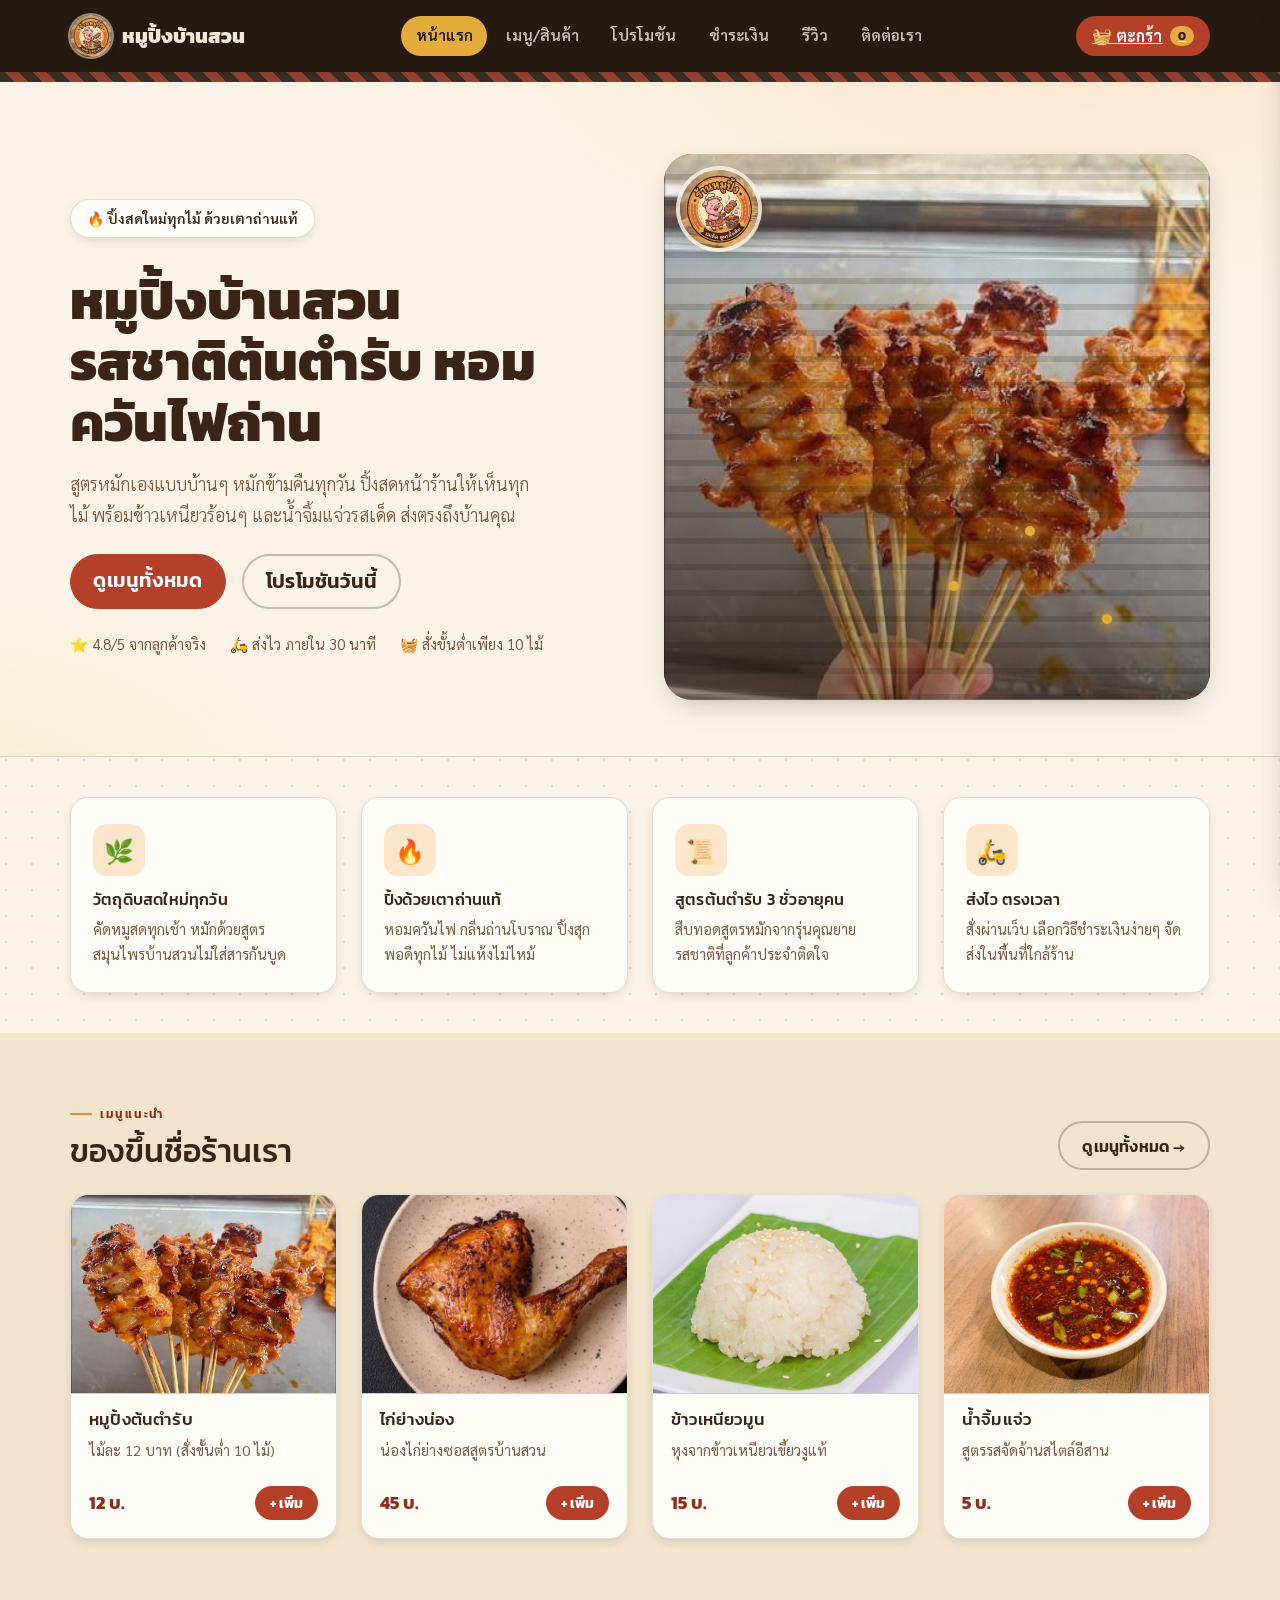
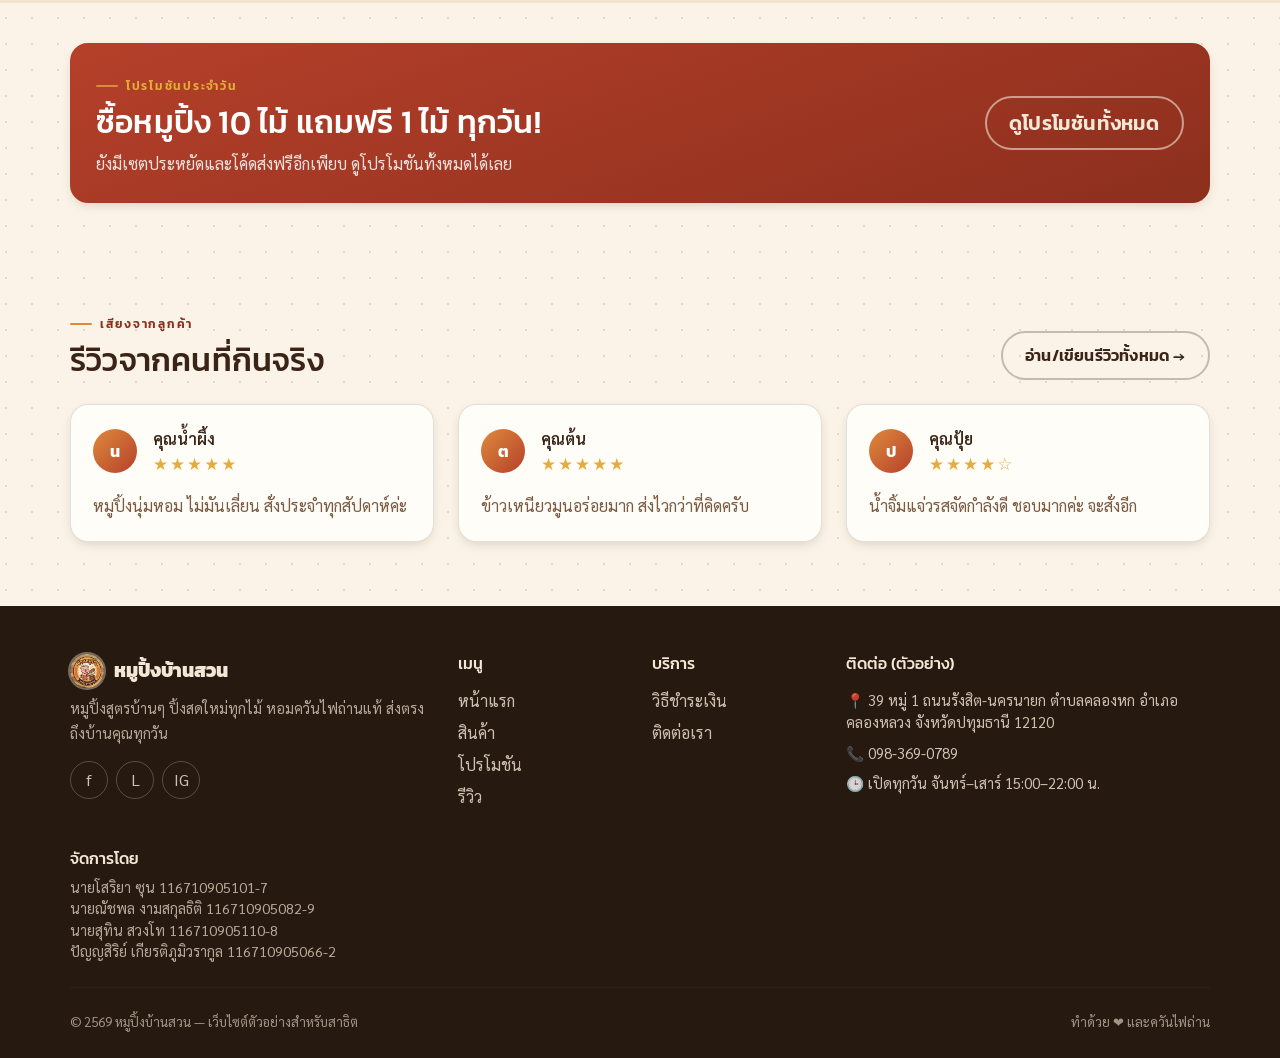
<file: index.html>
<!doctype html>
<html lang="th">
<head>
<meta charset="UTF-8">
<meta name="viewport" content="width=device-width, initial-scale=1, viewport-fit=cover">
<title>หมูปิ้งบ้านสวน</title>
<meta name="description" content="หมูปิ้งบ้านสวน — หมูปิ้งสูตรบ้านๆ ปิ้งสดใหม่ทุกไม้ หอมควันไฟถ่านแท้ สั่งออนไลน์ได้ทุกวัน">
<link rel="stylesheet" href="css/bootstrap.min.css">
<link rel="stylesheet" href="css/style.css">
</head>
<body>

<!-- ============ NAVBAR ============ -->
<nav class="site-navbar navbar navbar-expand-lg" aria-label="เมนูหลัก">
  <div class="wrap d-flex align-items-center w-100">
    <a class="navbar-brand" href="index.html">
      <img class="brand-mark" src="img/logo.jpg" alt="โลโก้ร้านหมูปิ้งบ้านสวน">
      หมูปิ้งบ้านสวน
    </a>
    <button class="navbar-toggler" type="button" data-bs-toggle="collapse" data-bs-target="#navMain" aria-controls="navMain" aria-expanded="false" aria-label="เปิดเมนู">
      <span style="color:#F3E7D6;">☰</span>
    </button>
    <div class="collapse navbar-collapse justify-content-between" id="navMain">
      <ul class="navbar-nav mx-lg-auto gap-lg-1 mt-3 mt-lg-0">
        <li class="nav-item"><a class="nav-link" data-nav="index.html" href="index.html">หน้าแรก</a></li>
        <li class="nav-item"><a class="nav-link" data-nav="products.html" href="products.html">เมนู/สินค้า</a></li>
        <li class="nav-item"><a class="nav-link" data-nav="promotions.html" href="promotions.html">โปรโมชัน</a></li>
        <li class="nav-item"><a class="nav-link" data-nav="payment.html" href="payment.html">ชำระเงิน</a></li>
        <li class="nav-item"><a class="nav-link" data-nav="reviews.html" href="reviews.html">รีวิว</a></li>
        <li class="nav-item"><a class="nav-link" data-nav="contact.html" href="contact.html">ติดต่อเรา</a></li>
      </ul>
      <div class="mt-3 mt-lg-0">
        <a href="#" class="cart-pill" data-cart-open>🧺 ตะกร้า <span class="badge rounded-pill" data-cart-count>0</span></a>
      </div>
    </div>
  </div>
</nav>
<div class="charcoal-divider"></div>

<!-- ============ HERO ============ -->
<header class="hero">
  <div class="wrap">
    <div class="row align-items-center g-5">
      <div class="col-lg-6">
        <span class="skewer-chip mb-3">🔥 ปิ้งสดใหม่ทุกไม้ ด้วยเตาถ่านแท้</span>
        <h1 class="mt-3">หมูปิ้งบ้านสวน<br>รสชาติต้นตำรับ หอมควันไฟถ่าน</h1>
        <p class="lead mt-3">สูตรหมักเองแบบบ้านๆ หมักข้ามคืนทุกวัน ปิ้งสดหน้าร้านให้เห็นทุกไม้ พร้อมข้าวเหนียวร้อนๆ และน้ำจิ้มแจ่วรสเด็ด ส่งตรงถึงบ้านคุณ</p>
        <div class="d-flex flex-wrap gap-3 mt-4">
          <a href="products.html" class="btn btn-brick btn-lg">ดูเมนูทั้งหมด</a>
          <a href="promotions.html" class="btn btn-ghost btn-lg">โปรโมชันวันนี้</a>
        </div>
        <div class="d-flex flex-wrap gap-4 mt-4 text-ink-soft" style="font-size:.92rem;">
          <span>⭐ 4.8/5 จากลูกค้าจริง</span>
          <span>🛵 ส่งไว ภายใน 30 นาที</span>
          <span>🧺 สั่งขั้นต่ำเพียง 10 ไม้</span>
        </div>
      </div>
      <div class="col-lg-6">
        <div class="hero-art">
          <img class="hero-photo" src="img/hero-skewers.jpg" alt="หมูปิ้งบ้านสวนปิ้งสดบนเตาถ่าน">
          <div class="grill-lines"></div>
          <div class="photo-overlay"></div>
          <img class="hero-stamp" src="img/logo.jpg" alt="โลโก้ร้านหมูปิ้งบ้านสวน">
          <span class="ember-dot" style="bottom:14%;right:18%;"></span>
          <span class="ember-dot" style="bottom:30%;right:32%;animation-delay:.6s;"></span>
          <span class="ember-dot" style="bottom:20%;right:46%;animation-delay:1.2s;"></span>
        </div>
      </div>
    </div>
  </div>
</header>

<!-- ============ HIGHLIGHTS ============ -->
<section class="section section-tight">
  <div class="wrap">
    <div class="row g-4">
      <div class="col-sm-6 col-lg-3">
        <div class="feature-card">
          <div class="feature-icon">🌿</div>
          <h3 class="h6">วัตถุดิบสดใหม่ทุกวัน</h3>
          <p class="text-ink-soft mb-0" style="font-size:.9rem;">คัดหมูสดทุกเช้า หมักด้วยสูตรสมุนไพรบ้านสวนไม่ใส่สารกันบูด</p>
        </div>
      </div>
      <div class="col-sm-6 col-lg-3">
        <div class="feature-card">
          <div class="feature-icon">🔥</div>
          <h3 class="h6">ปิ้งด้วยเตาถ่านแท้</h3>
          <p class="text-ink-soft mb-0" style="font-size:.9rem;">หอมควันไฟ กลิ่นถ่านโบราณ ปิ้งสุกพอดีทุกไม้ ไม่แห้งไม่ไหม้</p>
        </div>
      </div>
      <div class="col-sm-6 col-lg-3">
        <div class="feature-card">
          <div class="feature-icon">📜</div>
          <h3 class="h6">สูตรต้นตำรับ 3 ชั่วอายุคน</h3>
          <p class="text-ink-soft mb-0" style="font-size:.9rem;">สืบทอดสูตรหมักจากรุ่นคุณยาย รสชาติที่ลูกค้าประจำติดใจ</p>
        </div>
      </div>
      <div class="col-sm-6 col-lg-3">
        <div class="feature-card">
          <div class="feature-icon">🛵</div>
          <h3 class="h6">ส่งไว ตรงเวลา</h3>
          <p class="text-ink-soft mb-0" style="font-size:.9rem;">สั่งผ่านเว็บ เลือกวิธีชำระเงินง่ายๆ จัดส่งในพื้นที่ใกล้ร้าน</p>
        </div>
      </div>
    </div>
  </div>
</section>

<!-- ============ FEATURED MENU ============ -->
<section class="section" style="background:var(--paper-sunken);">
  <div class="wrap">
    <div class="d-flex flex-wrap justify-content-between align-items-end gap-3 mb-4">
      <div>
        <span class="eyebrow">เมนูแนะนำ</span>
        <h2 class="mt-2 mb-0">ของขึ้นชื่อร้านเรา</h2>
      </div>
      <a href="products.html" class="btn btn-ghost">ดูเมนูทั้งหมด →</a>
    </div>
    <div class="row g-4" id="featuredMenu"></div>
  </div>
</section>

<!-- ============ PROMO TEASER ============ -->
<section class="section-tight">
  <div class="wrap">
    <div class="promo-card featured d-flex flex-wrap align-items-center justify-content-between gap-4">
      <div>
        <span class="eyebrow" style="color:var(--turmeric);">โปรโมชันประจำวัน</span>
        <h2 class="mt-2 mb-2" style="color:#fff;">ซื้อหมูปิ้ง 10 ไม้ แถมฟรี 1 ไม้ ทุกวัน!</h2>
        <p class="promo-desc mb-0">ยังมีเซตประหยัดและโค้ดส่งฟรีอีกเพียบ ดูโปรโมชันทั้งหมดได้เลย</p>
      </div>
      <a href="promotions.html" class="btn btn-outline-cream btn-lg flex-shrink-0">ดูโปรโมชันทั้งหมด</a>
    </div>
  </div>
</section>

<!-- ============ TESTIMONIAL PREVIEW ============ -->
<section class="section">
  <div class="wrap">
    <div class="d-flex flex-wrap justify-content-between align-items-end gap-3 mb-4">
      <div>
        <span class="eyebrow">เสียงจากลูกค้า</span>
        <h2 class="mt-2 mb-0">รีวิวจากคนที่กินจริง</h2>
      </div>
      <a href="reviews.html" class="btn btn-ghost">อ่าน/เขียนรีวิวทั้งหมด →</a>
    </div>
    <div class="row g-4">
      <div class="col-md-4">
        <div class="review-card">
          <div class="d-flex align-items-center gap-3 mb-3">
            <div class="avatar-badge">น</div>
            <div><div class="fw-semibold">คุณน้ำผึ้ง</div><div class="stars">★★★★★</div></div>
          </div>
          <p class="mb-0 text-ink-soft">หมูปิ้งนุ่มหอม ไม่มันเลี่ยน สั่งประจำทุกสัปดาห์ค่ะ</p>
        </div>
      </div>
      <div class="col-md-4">
        <div class="review-card">
          <div class="d-flex align-items-center gap-3 mb-3">
            <div class="avatar-badge">ต</div>
            <div><div class="fw-semibold">คุณต้น</div><div class="stars">★★★★★</div></div>
          </div>
          <p class="mb-0 text-ink-soft">ข้าวเหนียวมูนอร่อยมาก ส่งไวกว่าที่คิดครับ</p>
        </div>
      </div>
      <div class="col-md-4">
        <div class="review-card">
          <div class="d-flex align-items-center gap-3 mb-3">
            <div class="avatar-badge">ป</div>
            <div><div class="fw-semibold">คุณปุ้ย</div><div class="stars">★★★★☆</div></div>
          </div>
          <p class="mb-0 text-ink-soft">น้ำจิ้มแจ่วรสจัดกำลังดี ชอบมากค่ะ จะสั่งอีก</p>
        </div>
      </div>
    </div>
  </div>
</section>

<!-- ============ FOOTER ============ -->
<footer class="site-footer">
  <div class="wrap">
    <div class="row g-4">
      <div class="col-lg-4">
        <div class="fbrand mb-2"><img src="img/logo.jpg" alt="โลโก้ร้านหมูปิ้งบ้านสวน"> หมูปิ้งบ้านสวน</div>
        <p class="text-ink-soft" style="color:rgba(243,231,214,.7);font-size:.9rem;">หมูปิ้งสูตรบ้านๆ ปิ้งสดใหม่ทุกไม้ หอมควันไฟถ่านแท้ ส่งตรงถึงบ้านคุณทุกวัน</p>
        <div class="d-flex gap-2 mt-3">
          <a href="contact.html" class="social-dot" aria-label="Facebook">f</a>
          <a href="contact.html" class="social-dot" aria-label="LINE">L</a>
          <a href="contact.html" class="social-dot" aria-label="Instagram">IG</a>
        </div>
      </div>
      <div class="col-6 col-lg-2">
        <h5 class="h6">เมนู</h5>
        <ul class="list-unstyled d-flex flex-column gap-2 mt-3">
          <li><a href="index.html">หน้าแรก</a></li>
          <li><a href="products.html">สินค้า</a></li>
          <li><a href="promotions.html">โปรโมชัน</a></li>
          <li><a href="reviews.html">รีวิว</a></li>
        </ul>
      </div>
      <div class="col-6 col-lg-2">
        <h5 class="h6">บริการ</h5>
        <ul class="list-unstyled d-flex flex-column gap-2 mt-3">
          <li><a href="payment.html">วิธีชำระเงิน</a></li>
          <li><a href="contact.html">ติดต่อเรา</a></li>
        </ul>
      </div>
      <div class="col-lg-4">
        <h5 class="h6">ติดต่อ (ตัวอย่าง)</h5>
        <ul class="list-unstyled d-flex flex-column gap-2 mt-3" style="font-size:.92rem;">
          <li>📍 168 หมู่ 4 ถ.สุขาภิบาล ต.บ้านสวน อ.เมือง จ.ชลบุรี</li>
          <li>📞 08X-XXX-XXXX</li>
          <li>🕒 เปิดทุกวัน จันทร์–เสาร์ 15:00–22:00 น.</li>
        </ul>
      </div>
    </div>
    <div class="mt-4" style="font-size:.9rem;">
      <h5 class="h6">จัดการโดย</h5>
      <ul class="list-unstyled mb-0" style="color:rgba(243,231,214,.7);">
        <li>นายโสริยา ซุน 116710905101-7</li>
        <li>นายณัชพล งามสกุลธิติ 116710905082-9</li>
        <li>นายสุทิน สวงโท 116710905110-8</li>
        <li>ปัญญสิริย์ เกียรติภูมิวรากูล 116710905066-2</li>
      </ul>
    </div>
    <hr class="footer-line my-4">
    <div class="d-flex flex-wrap justify-content-between gap-2" style="font-size:.82rem;color:rgba(243,231,214,.6);">
      <span>© 2569 หมูปิ้งบ้านสวน — เว็บไซต์ตัวอย่างสำหรับสาธิต</span>
      <span>ทำด้วย ❤️ และควันไฟถ่าน</span>
    </div>
  </div>
</footer>

<!-- ============ CART DRAWER ============ -->
<div class="cart-drawer-backdrop" id="cartDrawerBackdrop" data-cart-close></div>
<aside class="cart-drawer" id="cartDrawer" aria-label="ตะกร้าสินค้า">
  <div class="cd-head">
    <strong>🧺 ตะกร้าของคุณ</strong>
    <button type="button" class="btn-close" data-cart-close aria-label="ปิด"></button>
  </div>
  <div class="cd-body" id="cartDrawerBody"></div>
  <div class="cd-foot">
    <div class="d-flex justify-content-between fw-bold mb-3">
      <span>ยอดรวม</span><span id="cartDrawerTotal">0 บาท</span>
    </div>
    <a href="payment.html" class="btn btn-brick w-100">ไปหน้าชำระเงิน</a>
  </div>
</aside>

<script src="js/bootstrap.bundle.min.js"></script>
<script src="js/script.js"></script>
<script>
  var featured = [
    {id:"mp001", name:"หมูปิ้งต้นตำรับ", price:12, emoji:"🍢", photo:"img/menu-skewers.jpg", desc:"ไม้ละ 12 บาท (สั่งขั้นต่ำ 10 ไม้)"},
    {id:"gc001", name:"ไก่ย่างน่อง", price:45, emoji:"🍗", photo:"img/menu-chicken.jpg", desc:"น่องไก่ย่างซอสสูตรบ้านสวน"},
    {id:"rc001", name:"ข้าวเหนียวมูน", price:15, emoji:"🍚", photo:"img/menu-rice.jpg", desc:"หุงจากข้าวเหนียวเขี้ยวงูแท้"},
    {id:"dp001", name:"น้ำจิ้มแจ่ว", price:5, emoji:"🌶️", photo:"img/menu-dip.jpg", desc:"สูตรรสจัดจ้านสไตล์อีสาน"}
  ];
  document.getElementById("featuredMenu").innerHTML = featured.map(function(p){
    return (
      '<div class="col-sm-6 col-lg-3"><div class="menu-card">'+
        '<div class="thumb">'+(p.photo ? '<img src="'+p.photo+'" alt="'+p.name+'" loading="lazy">' : p.emoji)+'</div>'+
        '<div class="body">'+
          '<h3>'+p.name+'</h3>'+
          '<p class="desc">'+p.desc+'</p>'+
          '<div class="row-bottom">'+
            '<span class="price-tag">'+p.price+' บ.</span>'+
            '<button type="button" class="add-btn" data-id="'+p.id+'">+ เพิ่ม</button>'+
          '</div>'+
        '</div>'+
      '</div></div>'
    );
  }).join("");
  document.getElementById("featuredMenu").addEventListener("click", function(e){
    var btn = e.target.closest(".add-btn");
    if(!btn) return;
    var p = featured.find(function(x){ return x.id === btn.dataset.id; });
    MPCart.add({id:p.id,name:p.name,price:p.price,emoji:p.emoji}, 1);
    btn.textContent = "เพิ่มแล้ว ✓";
    btn.classList.add("added");
    mpToast(p.name + " ถูกเพิ่มลงตะกร้าแล้ว");
    setTimeout(function(){ btn.textContent = "+ เพิ่ม"; btn.classList.remove("added"); }, 1200);
  });
</script>
</body>
</html>
</file>
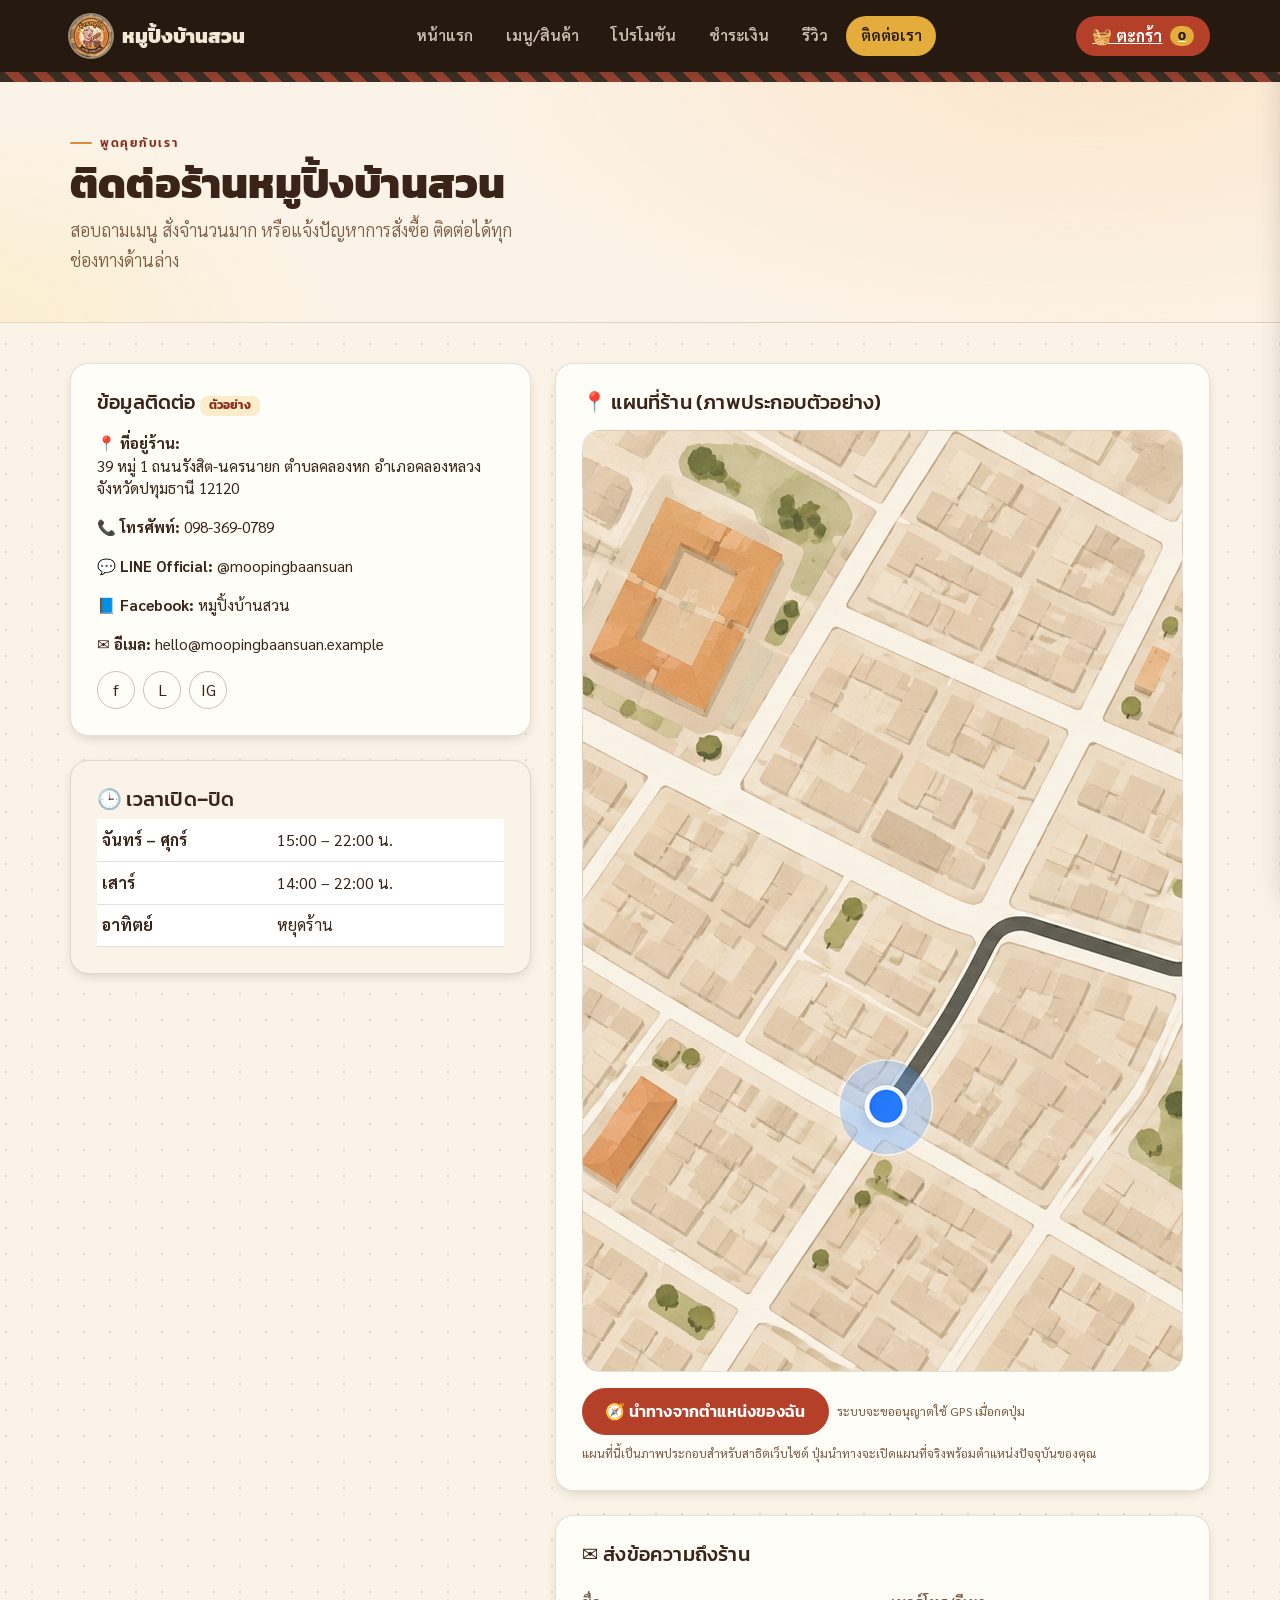
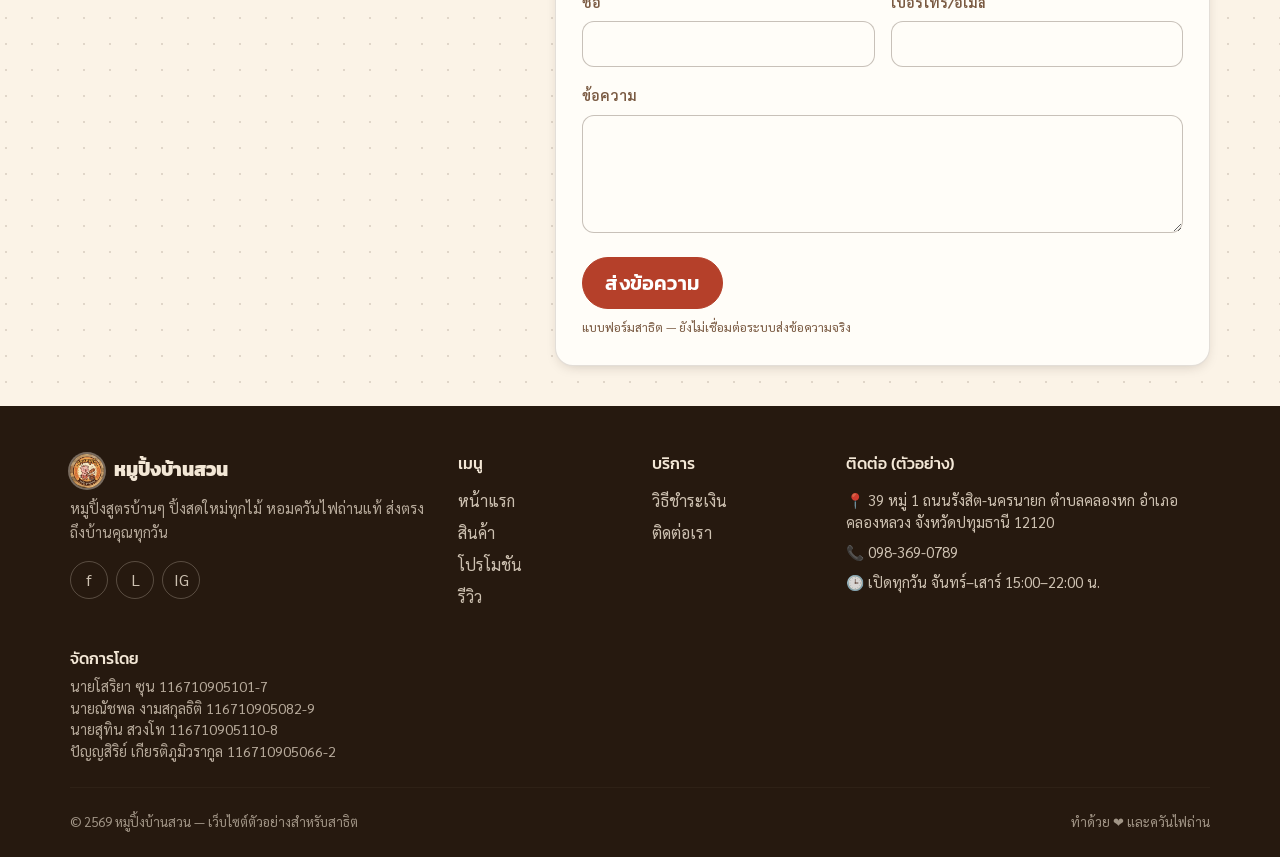
<file: contact.html>
<!doctype html>
<html lang="th">
<head>
<meta charset="UTF-8">
<meta name="viewport" content="width=device-width, initial-scale=1, viewport-fit=cover">
<title>หมูปิ้งบ้านสวน | ติดต่อเรา</title>
<meta name="description" content="ที่อยู่ เบอร์โทร LINE เวลาเปิด-ปิด และแบบฟอร์มติดต่อร้านหมูปิ้งบ้านสวน">
<link rel="stylesheet" href="css/bootstrap.min.css">
<link rel="stylesheet" href="css/style.css">
</head>
<body>

<nav class="site-navbar navbar navbar-expand-lg" aria-label="เมนูหลัก">
  <div class="wrap d-flex align-items-center w-100">
    <a class="navbar-brand" href="index.html"><img class="brand-mark" src="img/logo.jpg" alt="โลโก้ร้านหมูปิ้งบ้านสวน"> หมูปิ้งบ้านสวน</a>
    <button class="navbar-toggler" type="button" data-bs-toggle="collapse" data-bs-target="#navMain" aria-controls="navMain" aria-expanded="false" aria-label="เปิดเมนู">
      <span style="color:#F3E7D6;">☰</span>
    </button>
    <div class="collapse navbar-collapse justify-content-between" id="navMain">
      <ul class="navbar-nav mx-lg-auto gap-lg-1 mt-3 mt-lg-0">
        <li class="nav-item"><a class="nav-link" data-nav="index.html" href="index.html">หน้าแรก</a></li>
        <li class="nav-item"><a class="nav-link" data-nav="products.html" href="products.html">เมนู/สินค้า</a></li>
        <li class="nav-item"><a class="nav-link" data-nav="promotions.html" href="promotions.html">โปรโมชัน</a></li>
        <li class="nav-item"><a class="nav-link" data-nav="payment.html" href="payment.html">ชำระเงิน</a></li>
        <li class="nav-item"><a class="nav-link" data-nav="reviews.html" href="reviews.html">รีวิว</a></li>
        <li class="nav-item"><a class="nav-link" data-nav="contact.html" href="contact.html">ติดต่อเรา</a></li>
      </ul>
      <div class="mt-3 mt-lg-0">
        <a href="#" class="cart-pill" data-cart-open>🧺 ตะกร้า <span class="badge rounded-pill" data-cart-count>0</span></a>
      </div>
    </div>
  </div>
</nav>
<div class="charcoal-divider"></div>

<header class="hero" style="padding-block:44px 30px;">
  <div class="wrap">
    <span class="eyebrow">พูดคุยกับเรา</span>
    <h1 class="mt-2" style="font-size:clamp(1.8rem,4vw,2.6rem);">ติดต่อร้านหมูปิ้งบ้านสวน</h1>
    <p class="lead">สอบถามเมนู สั่งจำนวนมาก หรือแจ้งปัญหาการสั่งซื้อ ติดต่อได้ทุกช่องทางด้านล่าง</p>
  </div>
</header>

<section class="section-tight">
  <div class="wrap">
    <div class="row g-4">
      <div class="col-lg-5">
        <div class="panel mb-4">
          <h2 class="h5">ข้อมูลติดต่อ <span class="badge-example">ตัวอย่าง</span></h2>
          <ul class="list-unstyled d-flex flex-column gap-3 mt-3" style="font-size:.95rem;">
            <li>📍 <strong>ที่อยู่ร้าน:</strong><br>39 หมู่ 1 ถนนรังสิต-นครนายก ตำบลคลองหก อำเภอคลองหลวง จังหวัดปทุมธานี 12120</li>
            <li>📞 <strong>โทรศัพท์:</strong> 098-369-0789</li>
            <li>💬 <strong>LINE Official:</strong> @moopingbaansuan</li>
            <li>📘 <strong>Facebook:</strong> หมูปิ้งบ้านสวน</li>
            <li>✉️ <strong>อีเมล:</strong> hello@moopingbaansuan.example</li>
          </ul>
          <div class="d-flex gap-2 mt-2">
            <span class="social-dot" style="border-color:var(--line-strong);color:var(--ink);">f</span>
            <span class="social-dot" style="border-color:var(--line-strong);color:var(--ink);">L</span>
            <span class="social-dot" style="border-color:var(--line-strong);color:var(--ink);">IG</span>
          </div>
        </div>
        <div class="panel" style="background:var(--paper);">
          <h2 class="h5">🕒 เวลาเปิด–ปิด</h2>
          <table class="table hours-table mb-0 mt-2">
            <tbody>
              <tr><th>จันทร์ – ศุกร์</th><td>15:00 – 22:00 น.</td></tr>
              <tr><th>เสาร์</th><td>14:00 – 22:00 น.</td></tr>
              <tr><th>อาทิตย์</th><td>หยุดร้าน</td></tr>
            </tbody>
          </table>
        </div>
      </div>

      <div class="col-lg-7">
        <div class="panel mb-4">
          <h2 class="h5 mb-3">📍 แผนที่ร้าน (ภาพประกอบตัวอย่าง)</h2>
          <div class="map-art">
            <img src="assets/gps-map-illustration.png" alt="ภาพประกอบเส้นทาง GPS จากตำแหน่งผู้ใช้ไปยังร้าน">
          </div>
          <div class="d-flex flex-wrap align-items-center gap-2 mt-3">
            <button type="button" class="btn btn-brick" id="directionsButton">🧭 นำทางจากตำแหน่งของฉัน</button>
            <span class="example-note" id="directionsStatus" aria-live="polite">ระบบจะขออนุญาตใช้ GPS เมื่อกดปุ่ม</span>
          </div>
          <p class="example-note mt-2 mb-0">แผนที่นี้เป็นภาพประกอบสำหรับสาธิตเว็บไซต์ ปุ่มนำทางจะเปิดแผนที่จริงพร้อมตำแหน่งปัจจุบันของคุณ</p>
        </div>

        <form class="panel" id="contactForm" novalidate>
          <h2 class="h5">✉️ ส่งข้อความถึงร้าน</h2>
          <div class="row g-3 mt-1">
            <div class="col-sm-6">
              <label class="form-label" for="cName">ชื่อ</label>
              <input type="text" class="form-control" id="cName" required>
              <div class="invalid-feedback">กรุณากรอกชื่อ</div>
            </div>
            <div class="col-sm-6">
              <label class="form-label" for="cContact">เบอร์โทร/อีเมล</label>
              <input type="text" class="form-control" id="cContact" required>
              <div class="invalid-feedback">กรุณากรอกช่องทางติดต่อกลับ</div>
            </div>
            <div class="col-12">
              <label class="form-label" for="cMsg">ข้อความ</label>
              <textarea class="form-control" id="cMsg" rows="4" required></textarea>
              <div class="invalid-feedback">กรุณากรอกข้อความ</div>
            </div>
          </div>
          <button type="submit" class="btn btn-brick btn-lg mt-4">ส่งข้อความ</button>
          <p class="example-note mt-2 mb-0">แบบฟอร์มสาธิต — ยังไม่เชื่อมต่อระบบส่งข้อความจริง</p>
        </form>
      </div>
    </div>
  </div>
</section>

<footer class="site-footer">
  <div class="wrap">
    <div class="mb-4" style="font-size:.9rem;">
      <h5 class="h6">จัดการโดย</h5>
      <ul class="list-unstyled mb-0" style="color:rgba(243,231,214,.7);">
        <li>นายโสริยา ซุน 116710905101-7</li>
        <li>นายณัชพล งามสกุลธิติ 116710905082-9</li>
        <li>นายสุทิน สวงโท 116710905110-8</li>
        <li>ปัญญสิริย์ เกียรติภูมิวรากูล 116710905066-2</li>
      </ul>
    </div>
    <div class="d-flex flex-wrap justify-content-between gap-2" style="font-size:.82rem;color:rgba(243,231,214,.6);">
      <span>© 2569 หมูปิ้งบ้านสวน — เว็บไซต์ตัวอย่างสำหรับสาธิต</span>
      <a href="index.html">กลับหน้าแรก</a>
    </div>
  </div>
</footer>

<div class="cart-drawer-backdrop" id="cartDrawerBackdrop" data-cart-close></div>
<aside class="cart-drawer" id="cartDrawer" aria-label="ตะกร้าสินค้า">
  <div class="cd-head"><strong>🧺 ตะกร้าของคุณ</strong><button type="button" class="btn-close" data-cart-close aria-label="ปิด"></button></div>
  <div class="cd-body" id="cartDrawerBody"></div>
  <div class="cd-foot">
    <div class="d-flex justify-content-between fw-bold mb-3"><span>ยอดรวม</span><span id="cartDrawerTotal">0 บาท</span></div>
    <a href="payment.html" class="btn btn-brick w-100">ไปหน้าชำระเงิน</a>
  </div>
</aside>

<script src="js/bootstrap.bundle.min.js"></script>
<script src="js/script.js"></script>
<script>
  (function(){
    var button = document.getElementById("directionsButton");
    var status = document.getElementById("directionsStatus");
    var shopAddress = "39 หมู่ 1 ถนนรังสิต-นครนายก ตำบลคลองหก อำเภอคลองหลวง จังหวัดปทุมธานี 12120";
    if(!navigator.geolocation){
      button.hidden = true;
      status.textContent = "อุปกรณ์หรือเบราว์เซอร์นี้ไม่รองรับ GPS";
      return;
    }
    button.addEventListener("click", function(){
      var mapWindow = window.open("about:blank", "_blank");
      if(mapWindow) mapWindow.opener = null;
      button.disabled = true;
      button.textContent = "กำลังระบุตำแหน่ง…";
      status.textContent = "กำลังใช้ GPS เพื่อสร้างเส้นทาง";
      navigator.geolocation.getCurrentPosition(function(position){
        var origin = position.coords.latitude + "," + position.coords.longitude;
        var url = "https://www.google.com/maps/dir/?api=1&origin=" + origin + "&destination=" + encodeURIComponent(shopAddress);
        status.textContent = "พบตำแหน่งแล้ว กำลังเปิดเส้นทางในแผนที่";
        if(mapWindow) mapWindow.location.href = url;
        else window.location.href = url;
        button.disabled = false;
        button.textContent = "🧭 เปิดเส้นทางอีกครั้ง";
      }, function(error){
        var messages = {
          1:"คุณยังไม่ได้อนุญาตให้เข้าถึงตำแหน่ง",
          2:"ไม่พบสัญญาณ GPS ลองเปิดตำแหน่งบนอุปกรณ์",
          3:"ใช้เวลาระบุตำแหน่งนานเกินไป ลองใหม่อีกครั้ง"
        };
        status.textContent = messages[error.code] || "ระบุตำแหน่งไม่สำเร็จ";
        if(mapWindow) mapWindow.close();
        button.disabled = false;
        button.textContent = "🧭 ลองนำทางอีกครั้ง";
      }, {enableHighAccuracy:true, timeout:12000, maximumAge:30000});
    });
  })();

  var cf = document.getElementById("contactForm");
  cf.addEventListener("submit", function(e){
    e.preventDefault();
    if(!cf.checkValidity()){ cf.classList.add("was-validated"); return; }
    mpToast("ส่งข้อความเรียบร้อยแล้ว ขอบคุณที่ติดต่อร้านค่ะ/ครับ 🙏");
    cf.reset();
    cf.classList.remove("was-validated");
  });
</script>
</body>
</html>
</file>
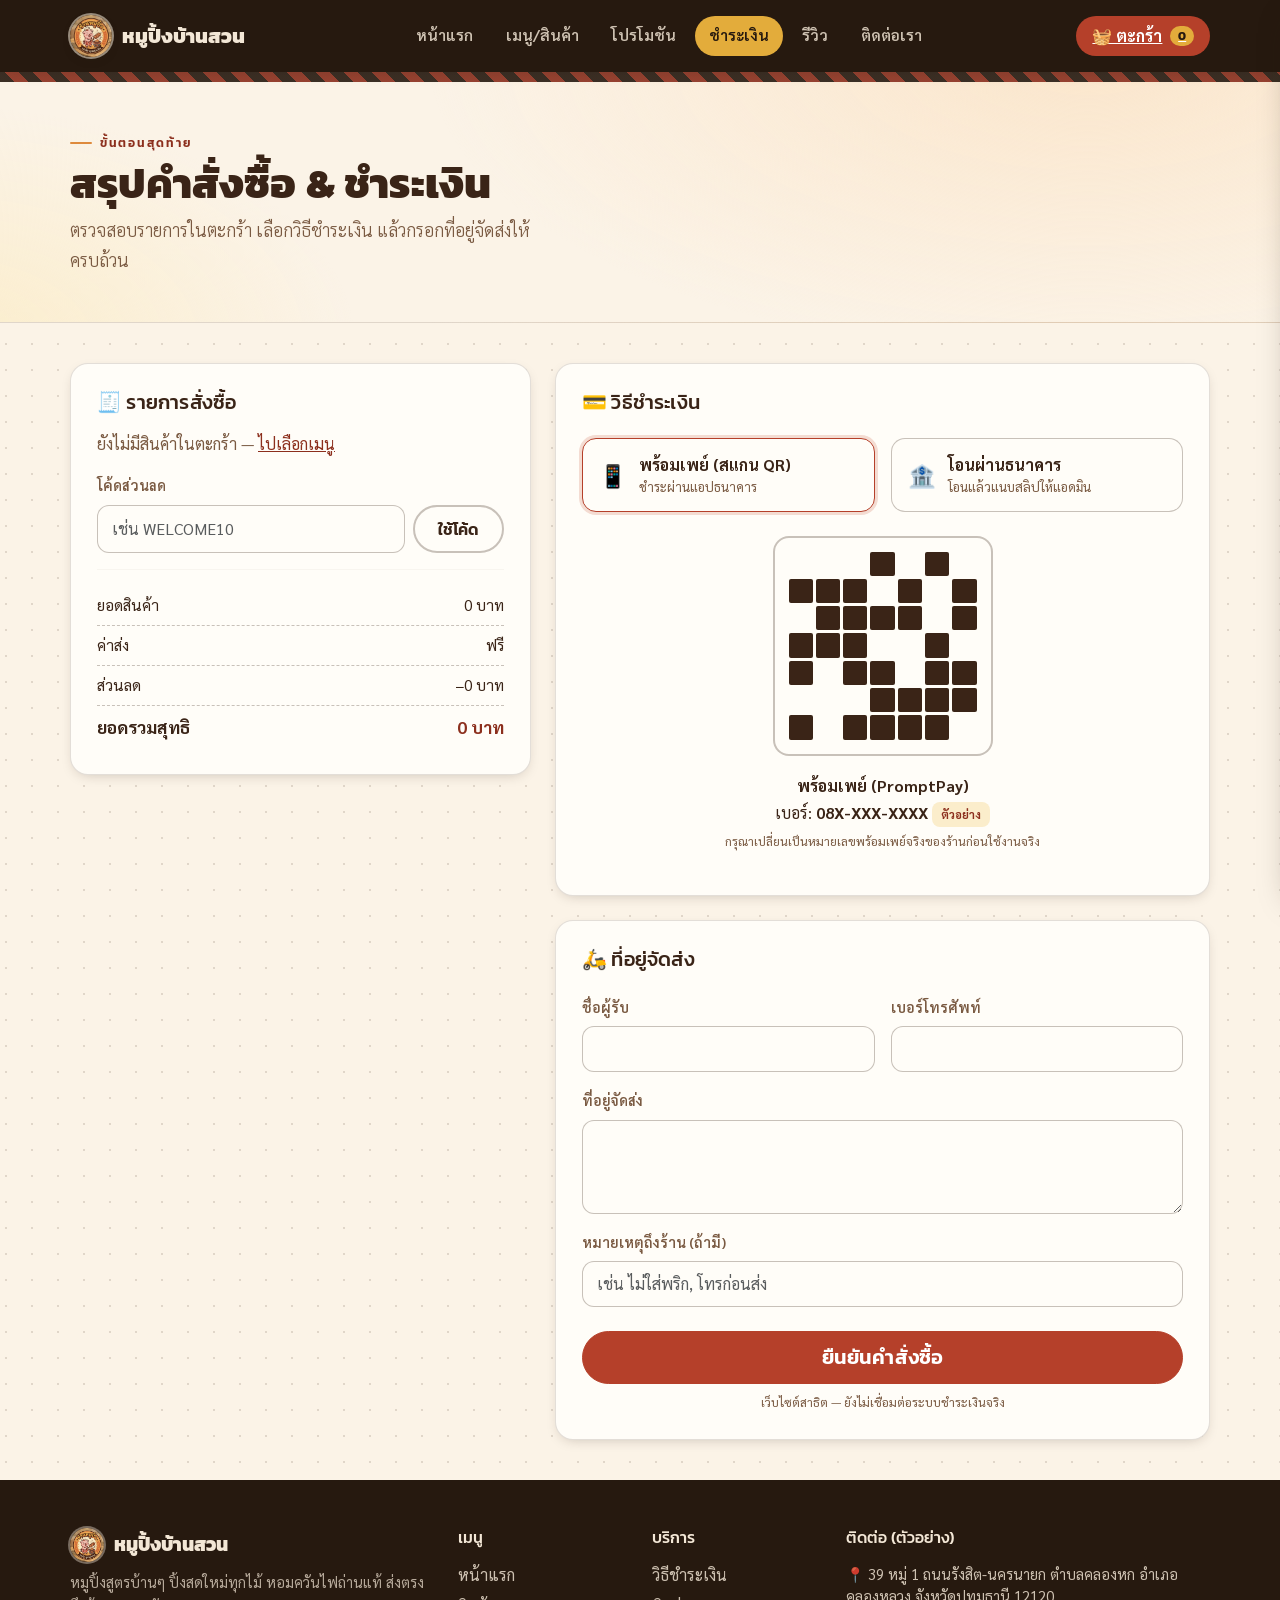
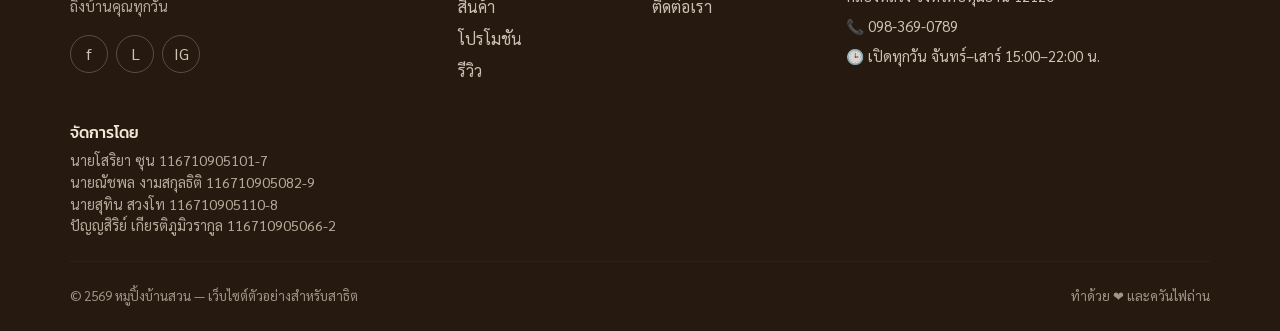
<file: payment.html>
<!doctype html>
<html lang="th">
<head>
<meta charset="UTF-8">
<meta name="viewport" content="width=device-width, initial-scale=1, viewport-fit=cover">
<title>หมูปิ้งบ้านสวน | ชำระเงิน</title>
<meta name="description" content="สรุปคำสั่งซื้อและชำระเงินผ่านพร้อมเพย์หรือโอนธนาคาร พร้อมกรอกที่อยู่จัดส่ง">
<link rel="stylesheet" href="css/bootstrap.min.css">
<link rel="stylesheet" href="css/style.css">
</head>
<body>

<nav class="site-navbar navbar navbar-expand-lg" aria-label="เมนูหลัก">
  <div class="wrap d-flex align-items-center w-100">
    <a class="navbar-brand" href="index.html"><img class="brand-mark" src="img/logo.jpg" alt="โลโก้ร้านหมูปิ้งบ้านสวน"> หมูปิ้งบ้านสวน</a>
    <button class="navbar-toggler" type="button" data-bs-toggle="collapse" data-bs-target="#navMain" aria-controls="navMain" aria-expanded="false" aria-label="เปิดเมนู">
      <span style="color:#F3E7D6;">☰</span>
    </button>
    <div class="collapse navbar-collapse justify-content-between" id="navMain">
      <ul class="navbar-nav mx-lg-auto gap-lg-1 mt-3 mt-lg-0">
        <li class="nav-item"><a class="nav-link" data-nav="index.html" href="index.html">หน้าแรก</a></li>
        <li class="nav-item"><a class="nav-link" data-nav="products.html" href="products.html">เมนู/สินค้า</a></li>
        <li class="nav-item"><a class="nav-link" data-nav="promotions.html" href="promotions.html">โปรโมชัน</a></li>
        <li class="nav-item"><a class="nav-link" data-nav="payment.html" href="payment.html">ชำระเงิน</a></li>
        <li class="nav-item"><a class="nav-link" data-nav="reviews.html" href="reviews.html">รีวิว</a></li>
        <li class="nav-item"><a class="nav-link" data-nav="contact.html" href="contact.html">ติดต่อเรา</a></li>
      </ul>
      <div class="mt-3 mt-lg-0">
        <a href="#" class="cart-pill" data-cart-open>🧺 ตะกร้า <span class="badge rounded-pill" data-cart-count>0</span></a>
      </div>
    </div>
  </div>
</nav>
<div class="charcoal-divider"></div>

<header class="hero" style="padding-block:44px 30px;">
  <div class="wrap">
    <span class="eyebrow">ขั้นตอนสุดท้าย</span>
    <h1 class="mt-2" style="font-size:clamp(1.8rem,4vw,2.6rem);">สรุปคำสั่งซื้อ &amp; ชำระเงิน</h1>
    <p class="lead">ตรวจสอบรายการในตะกร้า เลือกวิธีชำระเงิน แล้วกรอกที่อยู่จัดส่งให้ครบถ้วน</p>
  </div>
</header>

<section class="section-tight">
  <div class="wrap">
    <div class="row g-4">
      <!-- ORDER SUMMARY -->
      <div class="col-lg-5">
        <div class="panel mb-4">
          <h2 class="h5">🧾 รายการสั่งซื้อ</h2>
          <div id="orderItems" class="mt-3"></div>
          <div class="mt-3">
            <label class="form-label" for="promoInput">โค้ดส่วนลด</label>
            <div class="d-flex gap-2">
              <input type="text" id="promoInput" class="form-control" placeholder="เช่น WELCOME10">
              <button type="button" class="btn btn-ghost flex-shrink-0" id="applyPromo">ใช้โค้ด</button>
            </div>
            <div id="promoMsg" class="example-note mt-2"></div>
          </div>
          <hr class="my-3" style="border-color:var(--line);">
          <div class="summary-row"><span>ยอดสินค้า</span><span id="sumSubtotal">0 บาท</span></div>
          <div class="summary-row"><span>ค่าส่ง</span><span id="sumShip">20 บาท</span></div>
          <div class="summary-row"><span>ส่วนลด</span><span id="sumDiscount">−0 บาท</span></div>
          <div class="summary-row fw-bold" style="font-size:1.1rem;"><span>ยอดรวมสุทธิ</span><span id="sumTotal" class="text-brick">0 บาท</span></div>
        </div>
      </div>

      <!-- PAYMENT METHOD + FORM -->
      <div class="col-lg-7">
        <div class="panel mb-4">
          <h2 class="h5">💳 วิธีชำระเงิน</h2>
          <div class="row g-3 mt-1">
            <div class="col-sm-6">
              <div class="method-choice active" data-method="qr" id="choiceQr">
                <span style="font-size:1.4rem;">📱</span>
                <div><div class="fw-bold">พร้อมเพย์ (สแกน QR)</div><div class="text-ink-soft" style="font-size:.82rem;">ชำระผ่านแอปธนาคาร</div></div>
              </div>
            </div>
            <div class="col-sm-6">
              <div class="method-choice" data-method="bank" id="choiceBank">
                <span style="font-size:1.4rem;">🏦</span>
                <div><div class="fw-bold">โอนผ่านธนาคาร</div><div class="text-ink-soft" style="font-size:.82rem;">โอนแล้วแนบสลิปให้แอดมิน</div></div>
              </div>
            </div>
          </div>

          <div id="qrPane" class="mt-4 text-center">
            <div class="qr-box" id="qrGrid"></div>
            <p class="fw-bold mt-3 mb-0">พร้อมเพย์ (PromptPay)</p>
            <p class="mb-1">เบอร์: <strong>08X-XXX-XXXX</strong> <span class="badge-example">ตัวอย่าง</span></p>
            <p class="example-note">กรุณาเปลี่ยนเป็นหมายเลขพร้อมเพย์จริงของร้านก่อนใช้งานจริง</p>
          </div>

          <div id="bankPane" class="mt-4" style="display:none;">
            <table class="table hours-table mb-0">
              <tbody>
                <tr><th style="width:38%;">ธนาคาร</th><td>ธนาคารกสิกรไทย <span class="badge-example">ตัวอย่าง</span></td></tr>
                <tr><th>ชื่อบัญชี</th><td>นาง สมหญิง ใจดี</td></tr>
                <tr><th>เลขที่บัญชี</th><td>XXX-X-XXXXX-X</td></tr>
                <tr><th>สาขา</th><td>บ้านสวน, ชลบุรี</td></tr>
              </tbody>
            </table>
            <p class="example-note mt-2">กรุณาเปลี่ยนเป็นข้อมูลบัญชีจริงของร้านก่อนใช้งานจริง</p>
          </div>
        </div>

        <form class="panel" id="deliveryForm" novalidate>
          <h2 class="h5">🛵 ที่อยู่จัดส่ง</h2>
          <div class="row g-3 mt-1">
            <div class="col-sm-6">
              <label class="form-label" for="custName">ชื่อผู้รับ</label>
              <input type="text" class="form-control" id="custName" required>
              <div class="invalid-feedback">กรุณากรอกชื่อผู้รับ</div>
            </div>
            <div class="col-sm-6">
              <label class="form-label" for="custPhone">เบอร์โทรศัพท์</label>
              <input type="tel" class="form-control" id="custPhone" pattern="[0-9]{9,10}" required>
              <div class="invalid-feedback">กรุณากรอกเบอร์โทร 9–10 หลัก</div>
            </div>
            <div class="col-12">
              <label class="form-label" for="custAddr">ที่อยู่จัดส่ง</label>
              <textarea class="form-control" id="custAddr" rows="3" required></textarea>
              <div class="invalid-feedback">กรุณากรอกที่อยู่จัดส่ง</div>
            </div>
            <div class="col-12">
              <label class="form-label" for="custNote">หมายเหตุถึงร้าน (ถ้ามี)</label>
              <input type="text" class="form-control" id="custNote" placeholder="เช่น ไม่ใส่พริก, โทรก่อนส่ง">
            </div>
          </div>
          <button type="submit" class="btn btn-brick btn-lg w-100 mt-4">ยืนยันคำสั่งซื้อ</button>
          <p class="example-note text-center mt-2 mb-0">เว็บไซต์สาธิต — ยังไม่เชื่อมต่อระบบชำระเงินจริง</p>
        </form>
      </div>
    </div>
  </div>
</section>

<!-- CONFIRMATION MODAL -->
<div class="modal fade" id="confirmModal" tabindex="-1" aria-hidden="true">
  <div class="modal-dialog modal-dialog-centered">
    <div class="modal-content" style="background:var(--paper-raised);color:var(--ink);border-radius:var(--radius);border:1px solid var(--line);">
      <div class="modal-body text-center p-4">
        <div style="font-size:3rem;">✅</div>
        <h3 class="mt-2">สั่งซื้อสำเร็จ!</h3>
        <p class="text-ink-soft">หมายเลขคำสั่งซื้อของคุณคือ</p>
        <p class="fw-bold text-brick" style="font-size:1.4rem;" id="orderNo">MP000000</p>
        <p class="text-ink-soft" style="font-size:.9rem;">ทางร้านจะติดต่อยืนยันออเดอร์ผ่านเบอร์ที่ให้ไว้ภายใน 15 นาที</p>
        <button type="button" class="btn btn-brick mt-2" data-bs-dismiss="modal">เรียบร้อย</button>
      </div>
    </div>
  </div>
</div>

<footer class="site-footer">
  <div class="wrap">
    <div class="row g-4">
      <div class="col-lg-4">
        <div class="fbrand mb-2"><img src="img/logo.jpg" alt="โลโก้ร้านหมูปิ้งบ้านสวน"> หมูปิ้งบ้านสวน</div>
        <p style="color:rgba(243,231,214,.7);font-size:.9rem;">หมูปิ้งสูตรบ้านๆ ปิ้งสดใหม่ทุกไม้ หอมควันไฟถ่านแท้ ส่งตรงถึงบ้านคุณทุกวัน</p>
      </div>
      <div class="col-6 col-lg-2">
        <h5 class="h6">เมนู</h5>
        <ul class="list-unstyled d-flex flex-column gap-2 mt-3">
          <li><a href="index.html">หน้าแรก</a></li>
          <li><a href="products.html">สินค้า</a></li>
          <li><a href="promotions.html">โปรโมชัน</a></li>
          <li><a href="reviews.html">รีวิว</a></li>
        </ul>
      </div>
      <div class="col-6 col-lg-2">
        <h5 class="h6">บริการ</h5>
        <ul class="list-unstyled d-flex flex-column gap-2 mt-3">
          <li><a href="payment.html">วิธีชำระเงิน</a></li>
          <li><a href="contact.html">ติดต่อเรา</a></li>
        </ul>
      </div>
      <div class="col-lg-4">
        <h5 class="h6">ติดต่อ (ตัวอย่าง)</h5>
        <ul class="list-unstyled d-flex flex-column gap-2 mt-3" style="font-size:.92rem;">
          <li>📍 168 หมู่ 4 ถ.สุขาภิบาล ต.บ้านสวน อ.เมือง จ.ชลบุรี</li>
          <li>📞 08X-XXX-XXXX</li>
        </ul>
      </div>
    </div>
    <hr class="footer-line my-4">
    <div class="d-flex flex-wrap justify-content-between gap-2" style="font-size:.82rem;color:rgba(243,231,214,.6);">
      <span>© 2569 หมูปิ้งบ้านสวน — เว็บไซต์ตัวอย่างสำหรับสาธิต</span>
    </div>
  </div>
</footer>

<div class="cart-drawer-backdrop" id="cartDrawerBackdrop" data-cart-close></div>
<aside class="cart-drawer" id="cartDrawer" aria-label="ตะกร้าสินค้า">
  <div class="cd-head"><strong>🧺 ตะกร้าของคุณ</strong><button type="button" class="btn-close" data-cart-close aria-label="ปิด"></button></div>
  <div class="cd-body" id="cartDrawerBody"></div>
  <div class="cd-foot">
    <div class="d-flex justify-content-between fw-bold mb-3"><span>ยอดรวม</span><span id="cartDrawerTotal">0 บาท</span></div>
    <a href="products.html" class="btn btn-ghost w-100">แก้ไขรายการ</a>
  </div>
</aside>

<script src="js/bootstrap.bundle.min.js"></script>
<script src="js/script.js"></script>
<script>
  var SHIP_FEE = 20;
  var discount = 0;
  var freeShip = false;

  function renderOrder(){
    var items = MPCart.items;
    var box = document.getElementById("orderItems");
    if(items.length === 0){
      box.innerHTML = '<p class="text-ink-soft mb-0">ยังไม่มีสินค้าในตะกร้า — <a href="products.html">ไปเลือกเมนู</a></p>';
    } else {
      box.innerHTML = items.map(function(i){
        return '<div class="summary-row"><span>'+i.emoji+' '+i.name+' × '+i.qty+'</span><span>'+(i.price*i.qty).toLocaleString("th-TH")+' บ.</span></div>';
      }).join("");
    }
    var subtotal = MPCart.total();
    var ship = items.length === 0 ? 0 : (freeShip ? 0 : SHIP_FEE);
    var total = Math.max(0, subtotal + ship - discount);
    document.getElementById("sumSubtotal").textContent = subtotal.toLocaleString("th-TH") + " บาท";
    document.getElementById("sumShip").textContent = ship === 0 ? "ฟรี" : ship.toLocaleString("th-TH") + " บาท";
    document.getElementById("sumDiscount").textContent = "−" + discount.toLocaleString("th-TH") + " บาท";
    document.getElementById("sumTotal").textContent = total.toLocaleString("th-TH") + " บาท";
  }
  renderOrder();
  document.addEventListener("click", function(){ setTimeout(renderOrder, 30); });

  document.getElementById("applyPromo").addEventListener("click", function(){
    var code = document.getElementById("promoInput").value.trim().toUpperCase();
    var subtotal = MPCart.total();
    var msg = document.getElementById("promoMsg");
    discount = 0; freeShip = false;
    if(code === "WELCOME10"){
      discount = Math.min(30, Math.round(subtotal*0.10));
      msg.textContent = "ใช้โค้ด WELCOME10 สำเร็จ ลด " + discount + " บาท";
      msg.style.color = "var(--good)";
    } else if(code === "FREESHIP200"){
      if(subtotal >= 200){ freeShip = true; msg.textContent = "ใช้โค้ด FREESHIP200 สำเร็จ ส่งฟรี!"; msg.style.color = "var(--good)"; }
      else { msg.textContent = "ยอดสั่งซื้อยังไม่ถึง 200 บาท"; msg.style.color = "var(--brick-deep)"; }
    } else if(code){
      msg.textContent = "ไม่พบโค้ดนี้ กรุณาตรวจสอบอีกครั้ง";
      msg.style.color = "var(--brick-deep)";
    } else { msg.textContent = ""; }
    renderOrder();
  });

  /* payment method toggle */
  document.getElementById("choiceQr").addEventListener("click", function(){
    this.classList.add("active"); document.getElementById("choiceBank").classList.remove("active");
    document.getElementById("qrPane").style.display = ""; document.getElementById("bankPane").style.display = "none";
  });
  document.getElementById("choiceBank").addEventListener("click", function(){
    this.classList.add("active"); document.getElementById("choiceQr").classList.remove("active");
    document.getElementById("bankPane").style.display = ""; document.getElementById("qrPane").style.display = "none";
  });

  mpBuildFakeQR(document.getElementById("qrGrid"), 7);

  /* delivery form + confirm */
  var form = document.getElementById("deliveryForm");
  form.addEventListener("submit", function(e){
    e.preventDefault();
    if(MPCart.items.length === 0){ mpToast("กรุณาเลือกสินค้าก่อนสั่งซื้อ"); return; }
    if(!form.checkValidity()){ form.classList.add("was-validated"); return; }
    var orderNo = "MP" + Date.now().toString().slice(-6);
    document.getElementById("orderNo").textContent = orderNo;
    var modal = new bootstrap.Modal(document.getElementById("confirmModal"));
    modal.show();
    MPCart.clear();
    discount = 0; freeShip = false;
    renderOrder();
    form.reset();
    form.classList.remove("was-validated");
  });
</script>
</body>
</html>
</file>
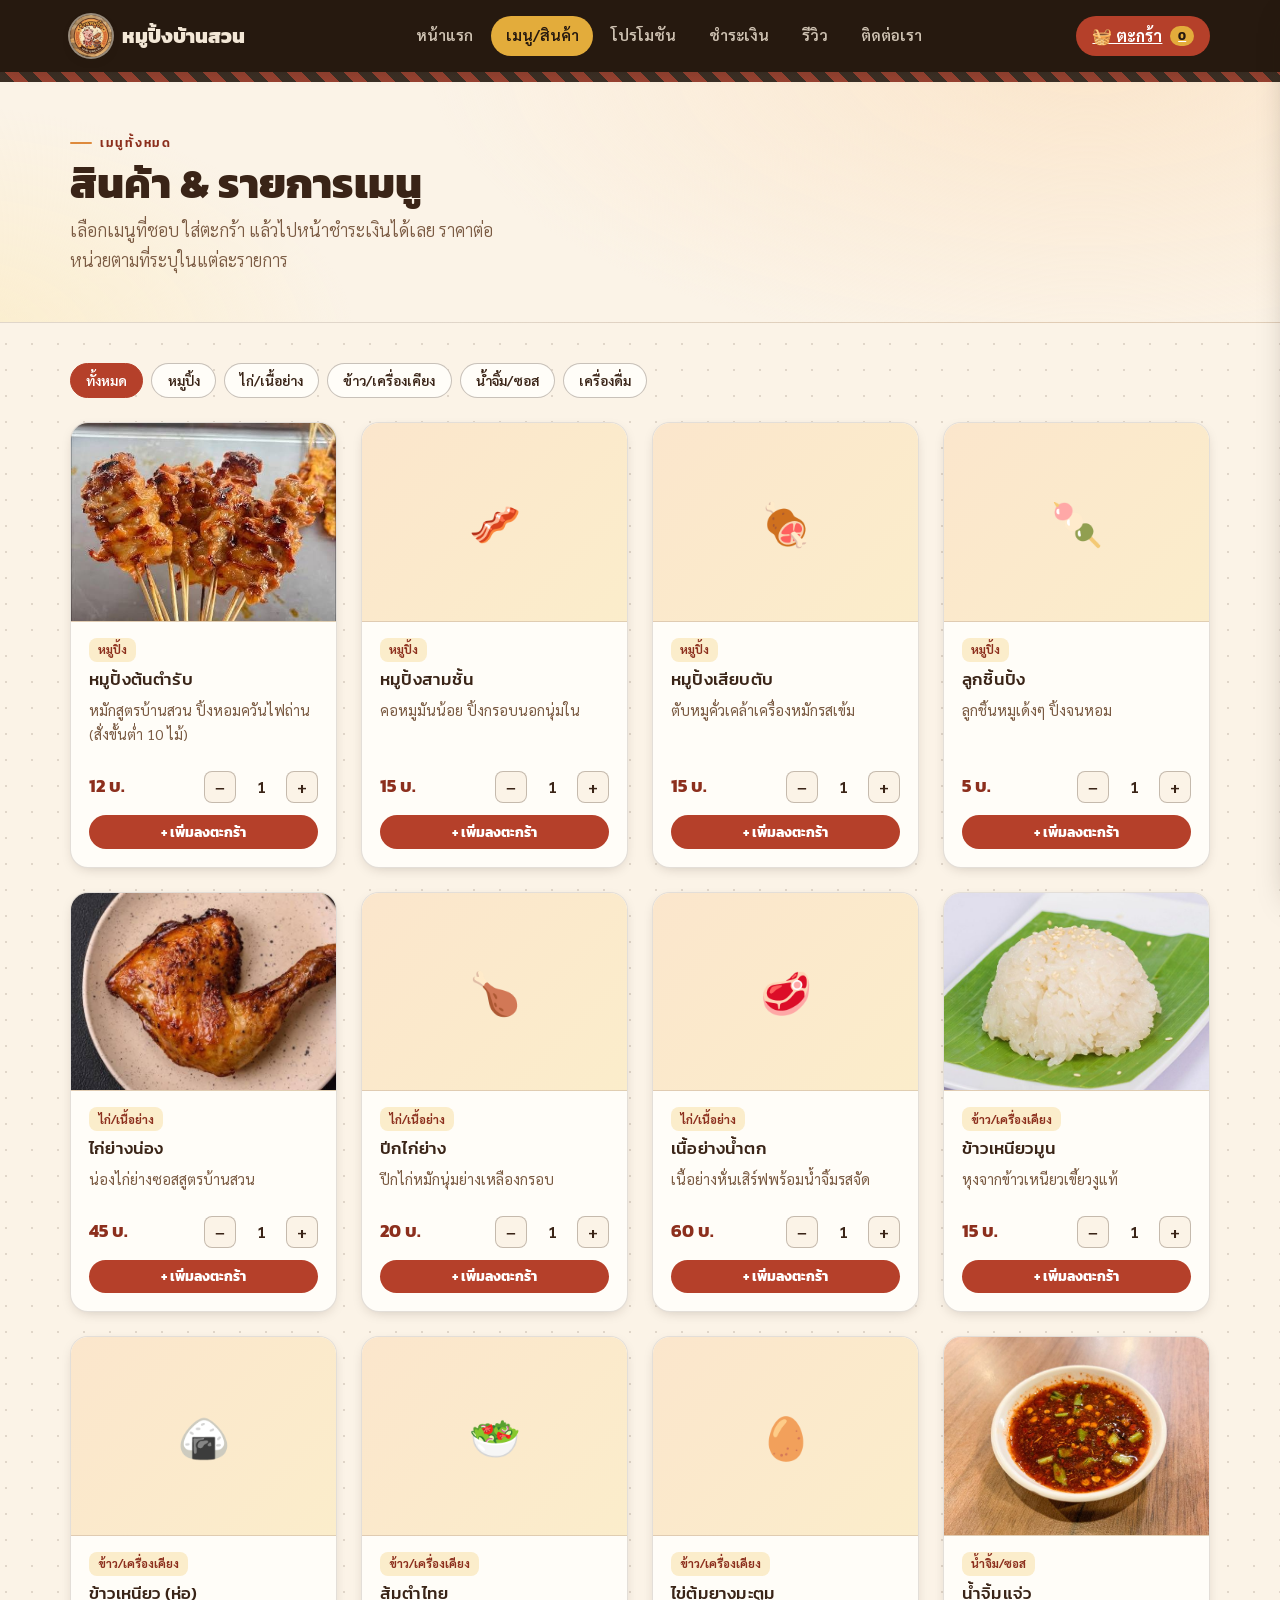
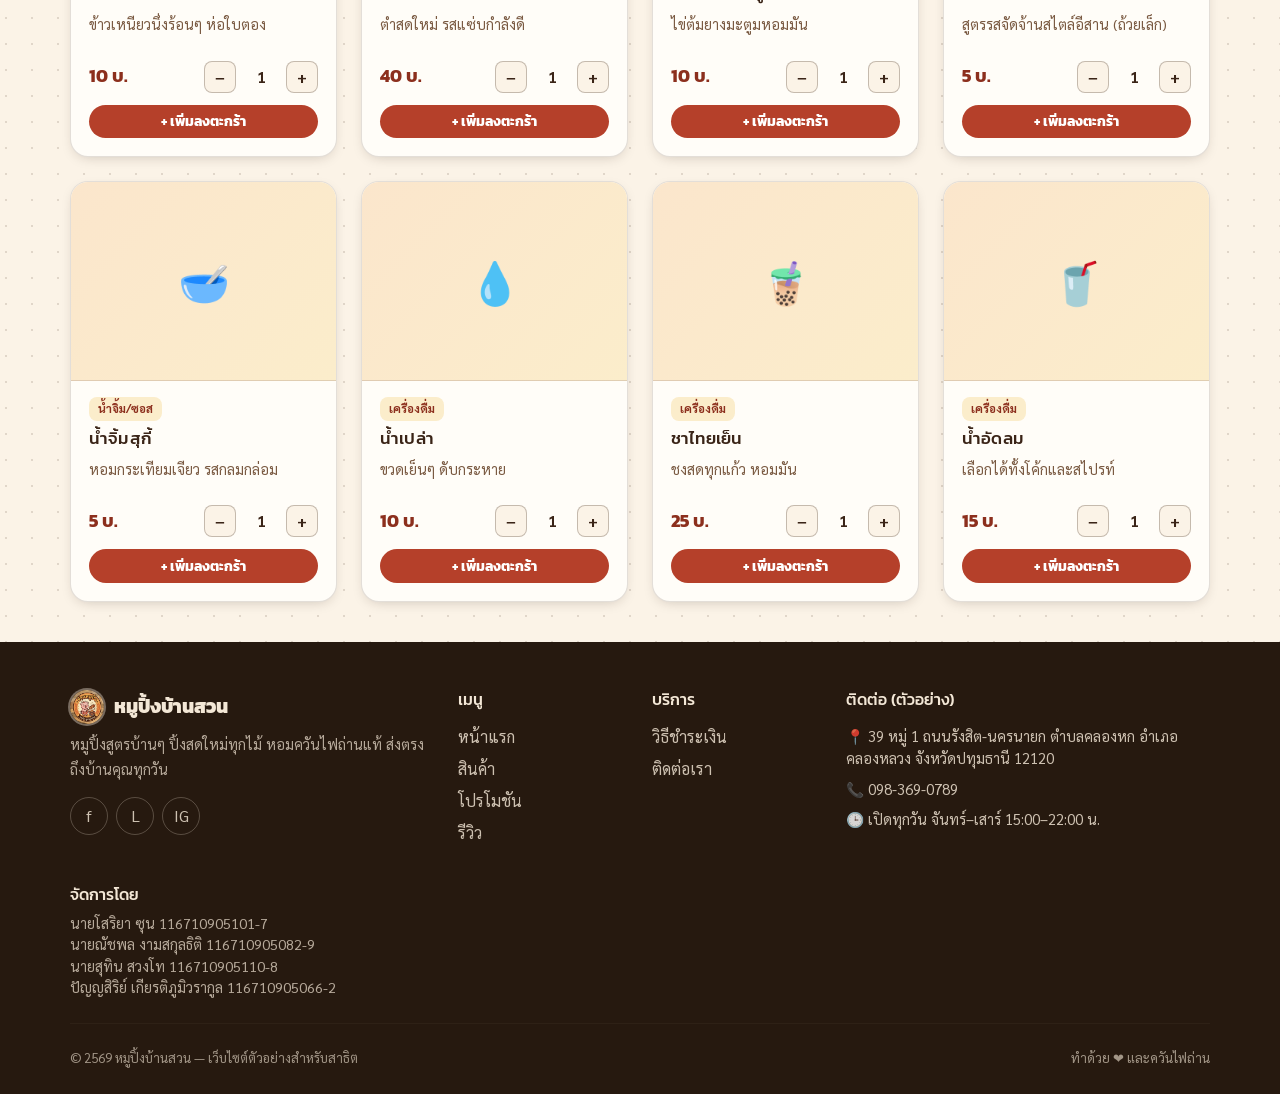
<file: products.html>
<!doctype html>
<html lang="th">
<head>
<meta charset="UTF-8">
<meta name="viewport" content="width=device-width, initial-scale=1, viewport-fit=cover">
<title>หมูปิ้งบ้านสวน | เมนู/สินค้า</title>
<meta name="description" content="เมนูหมูปิ้งบ้านสวนครบทุกรายการพร้อมราคา หมูปิ้ง ไก่ย่าง ข้าวเหนียว น้ำจิ้ม และเครื่องดื่ม">
<link rel="stylesheet" href="css/bootstrap.min.css">
<link rel="stylesheet" href="css/style.css">
</head>
<body>

<nav class="site-navbar navbar navbar-expand-lg" aria-label="เมนูหลัก">
  <div class="wrap d-flex align-items-center w-100">
    <a class="navbar-brand" href="index.html"><img class="brand-mark" src="img/logo.jpg" alt="โลโก้ร้านหมูปิ้งบ้านสวน"> หมูปิ้งบ้านสวน</a>
    <button class="navbar-toggler" type="button" data-bs-toggle="collapse" data-bs-target="#navMain" aria-controls="navMain" aria-expanded="false" aria-label="เปิดเมนู">
      <span style="color:#F3E7D6;">☰</span>
    </button>
    <div class="collapse navbar-collapse justify-content-between" id="navMain">
      <ul class="navbar-nav mx-lg-auto gap-lg-1 mt-3 mt-lg-0">
        <li class="nav-item"><a class="nav-link" data-nav="index.html" href="index.html">หน้าแรก</a></li>
        <li class="nav-item"><a class="nav-link" data-nav="products.html" href="products.html">เมนู/สินค้า</a></li>
        <li class="nav-item"><a class="nav-link" data-nav="promotions.html" href="promotions.html">โปรโมชัน</a></li>
        <li class="nav-item"><a class="nav-link" data-nav="payment.html" href="payment.html">ชำระเงิน</a></li>
        <li class="nav-item"><a class="nav-link" data-nav="reviews.html" href="reviews.html">รีวิว</a></li>
        <li class="nav-item"><a class="nav-link" data-nav="contact.html" href="contact.html">ติดต่อเรา</a></li>
      </ul>
      <div class="mt-3 mt-lg-0">
        <a href="#" class="cart-pill" data-cart-open>🧺 ตะกร้า <span class="badge rounded-pill" data-cart-count>0</span></a>
      </div>
    </div>
  </div>
</nav>
<div class="charcoal-divider"></div>

<header class="hero" style="padding-block:44px 30px;">
  <div class="wrap">
    <span class="eyebrow">เมนูทั้งหมด</span>
    <h1 class="mt-2" style="font-size:clamp(1.8rem,4vw,2.6rem);">สินค้า &amp; รายการเมนู</h1>
    <p class="lead">เลือกเมนูที่ชอบ ใส่ตะกร้า แล้วไปหน้าชำระเงินได้เลย ราคาต่อหน่วยตามที่ระบุในแต่ละรายการ</p>
  </div>
</header>

<section class="section-tight">
  <div class="wrap">
    <div class="d-flex flex-wrap gap-2 mb-4" id="categoryPills">
      <button type="button" class="category-pill active" data-cat="all">ทั้งหมด</button>
      <button type="button" class="category-pill" data-cat="หมูปิ้ง">หมูปิ้ง</button>
      <button type="button" class="category-pill" data-cat="ไก่/เนื้อย่าง">ไก่/เนื้อย่าง</button>
      <button type="button" class="category-pill" data-cat="ข้าว/เครื่องเคียง">ข้าว/เครื่องเคียง</button>
      <button type="button" class="category-pill" data-cat="น้ำจิ้ม/ซอส">น้ำจิ้ม/ซอส</button>
      <button type="button" class="category-pill" data-cat="เครื่องดื่ม">เครื่องดื่ม</button>
    </div>
    <div class="row g-4" id="menuGrid"></div>
  </div>
</section>

<footer class="site-footer">
  <div class="wrap">
    <div class="row g-4">
      <div class="col-lg-4">
        <div class="fbrand mb-2"><img src="img/logo.jpg" alt="โลโก้ร้านหมูปิ้งบ้านสวน"> หมูปิ้งบ้านสวน</div>
        <p style="color:rgba(243,231,214,.7);font-size:.9rem;">หมูปิ้งสูตรบ้านๆ ปิ้งสดใหม่ทุกไม้ หอมควันไฟถ่านแท้ ส่งตรงถึงบ้านคุณทุกวัน</p>
      </div>
      <div class="col-6 col-lg-2">
        <h5 class="h6">เมนู</h5>
        <ul class="list-unstyled d-flex flex-column gap-2 mt-3">
          <li><a href="index.html">หน้าแรก</a></li>
          <li><a href="products.html">สินค้า</a></li>
          <li><a href="promotions.html">โปรโมชัน</a></li>
          <li><a href="reviews.html">รีวิว</a></li>
        </ul>
      </div>
      <div class="col-6 col-lg-2">
        <h5 class="h6">บริการ</h5>
        <ul class="list-unstyled d-flex flex-column gap-2 mt-3">
          <li><a href="payment.html">วิธีชำระเงิน</a></li>
          <li><a href="contact.html">ติดต่อเรา</a></li>
        </ul>
      </div>
      <div class="col-lg-4">
        <h5 class="h6">ติดต่อ (ตัวอย่าง)</h5>
        <ul class="list-unstyled d-flex flex-column gap-2 mt-3" style="font-size:.92rem;">
          <li>📍 168 หมู่ 4 ถ.สุขาภิบาล ต.บ้านสวน อ.เมือง จ.ชลบุรี</li>
          <li>📞 08X-XXX-XXXX</li>
        </ul>
      </div>
    </div>
    <div class="mt-4" style="font-size:.9rem;">
      <h5 class="h6">จัดการโดย</h5>
      <ul class="list-unstyled mb-0" style="color:rgba(243,231,214,.7);">
        <li>นายโสริยา ซุน 116710905101-7</li>
        <li>นายณัชพล งามสกุลธิติ 116710905082-9</li>
        <li>นายสุทิน สวงโท 116710905110-8</li>
        <li>ปัญญสิริย์ เกียรติภูมิวรากูล 116710905066-2</li>
      </ul>
    </div>
    <hr class="footer-line my-4">
    <div class="d-flex flex-wrap justify-content-between gap-2" style="font-size:.82rem;color:rgba(243,231,214,.6);">
      <span>© 2569 หมูปิ้งบ้านสวน — เว็บไซต์ตัวอย่างสำหรับสาธิต</span>
    </div>
  </div>
</footer>

<div class="cart-drawer-backdrop" id="cartDrawerBackdrop" data-cart-close></div>
<aside class="cart-drawer" id="cartDrawer" aria-label="ตะกร้าสินค้า">
  <div class="cd-head"><strong>🧺 ตะกร้าของคุณ</strong><button type="button" class="btn-close" data-cart-close aria-label="ปิด"></button></div>
  <div class="cd-body" id="cartDrawerBody"></div>
  <div class="cd-foot">
    <div class="d-flex justify-content-between fw-bold mb-3"><span>ยอดรวม</span><span id="cartDrawerTotal">0 บาท</span></div>
    <a href="payment.html" class="btn btn-brick w-100">ไปหน้าชำระเงิน</a>
  </div>
</aside>

<script src="js/bootstrap.bundle.min.js"></script>
<script src="js/script.js"></script>
<script>
  var MENU = [
    {id:"mp001",cat:"หมูปิ้ง",name:"หมูปิ้งต้นตำรับ",price:12,emoji:"🍢",photo:"img/menu-skewers.jpg",desc:"หมักสูตรบ้านสวน ปิ้งหอมควันไฟถ่าน (สั่งขั้นต่ำ 10 ไม้)"},
    {id:"mp002",cat:"หมูปิ้ง",name:"หมูปิ้งสามชั้น",price:15,emoji:"🥓",desc:"คอหมูมันน้อย ปิ้งกรอบนอกนุ่มใน"},
    {id:"mp003",cat:"หมูปิ้ง",name:"หมูปิ้งเสียบตับ",price:15,emoji:"🍖",desc:"ตับหมูคั่วเคล้าเครื่องหมักรสเข้ม"},
    {id:"mp004",cat:"หมูปิ้ง",name:"ลูกชิ้นปิ้ง",price:5,emoji:"🍡",desc:"ลูกชิ้นหมูเด้งๆ ปิ้งจนหอม"},
    {id:"gc001",cat:"ไก่/เนื้อย่าง",name:"ไก่ย่างน่อง",price:45,emoji:"🍗",photo:"img/menu-chicken.jpg",desc:"น่องไก่ย่างซอสสูตรบ้านสวน"},
    {id:"gc002",cat:"ไก่/เนื้อย่าง",name:"ปีกไก่ย่าง",price:20,emoji:"🍗",desc:"ปีกไก่หมักนุ่มย่างเหลืองกรอบ"},
    {id:"gc003",cat:"ไก่/เนื้อย่าง",name:"เนื้อย่างน้ำตก",price:60,emoji:"🥩",desc:"เนื้อย่างหั่นเสิร์ฟพร้อมน้ำจิ้มรสจัด"},
    {id:"rc001",cat:"ข้าว/เครื่องเคียง",name:"ข้าวเหนียวมูน",price:15,emoji:"🍚",photo:"img/menu-rice.jpg",desc:"หุงจากข้าวเหนียวเขี้ยวงูแท้"},
    {id:"rc002",cat:"ข้าว/เครื่องเคียง",name:"ข้าวเหนียว (ห่อ)",price:10,emoji:"🍙",desc:"ข้าวเหนียวนึ่งร้อนๆ ห่อใบตอง"},
    {id:"rc003",cat:"ข้าว/เครื่องเคียง",name:"ส้มตำไทย",price:40,emoji:"🥗",desc:"ตำสดใหม่ รสแซ่บกำลังดี"},
    {id:"rc004",cat:"ข้าว/เครื่องเคียง",name:"ไข่ต้มยางมะตูม",price:10,emoji:"🥚",desc:"ไข่ต้มยางมะตูมหอมมัน"},
    {id:"dp001",cat:"น้ำจิ้ม/ซอส",name:"น้ำจิ้มแจ่ว",price:5,emoji:"🌶️",photo:"img/menu-dip.jpg",desc:"สูตรรสจัดจ้านสไตล์อีสาน (ถ้วยเล็ก)"},
    {id:"dp002",cat:"น้ำจิ้ม/ซอส",name:"น้ำจิ้มสุกี้",price:5,emoji:"🥣",desc:"หอมกระเทียมเจียว รสกลมกล่อม"},
    {id:"dr001",cat:"เครื่องดื่ม",name:"น้ำเปล่า",price:10,emoji:"💧",desc:"ขวดเย็นๆ ดับกระหาย"},
    {id:"dr002",cat:"เครื่องดื่ม",name:"ชาไทยเย็น",price:25,emoji:"🧋",desc:"ชงสดทุกแก้ว หอมมัน"},
    {id:"dr003",cat:"เครื่องดื่ม",name:"น้ำอัดลม",price:15,emoji:"🥤",desc:"เลือกได้ทั้งโค้กและสไปรท์"}
  ];
  var qty = {};
  MENU.forEach(function(p){ qty[p.id] = 1; });

  function renderGrid(filter){
    var grid = document.getElementById("menuGrid");
    var list = filter === "all" ? MENU : MENU.filter(function(p){ return p.cat === filter; });
    grid.innerHTML = list.map(function(p){
      return (
        '<div class="col-sm-6 col-lg-4 col-xl-3"><div class="menu-card">'+
          '<div class="thumb">'+(p.photo ? '<img src="'+p.photo+'" alt="'+p.name+'" loading="lazy">' : p.emoji)+'</div>'+
          '<div class="body">'+
            '<span class="badge-example" style="width:fit-content;">'+p.cat+'</span>'+
            '<h3>'+p.name+'</h3>'+
            '<p class="desc">'+p.desc+'</p>'+
            '<div class="row-bottom">'+
              '<span class="price-tag">'+p.price+' บ.</span>'+
              '<div class="qty-add">'+
                '<button type="button" data-qty="dec" data-id="'+p.id+'">−</button>'+
                '<input type="text" readonly id="q-'+p.id+'" value="'+qty[p.id]+'">'+
                '<button type="button" data-qty="inc" data-id="'+p.id+'">+</button>'+
              '</div>'+
            '</div>'+
            '<button type="button" class="add-btn justify-content-center mt-1" data-id="'+p.id+'">+ เพิ่มลงตะกร้า</button>'+
          '</div>'+
        '</div></div>'
      );
    }).join("");
  }
  renderGrid("all");

  document.getElementById("categoryPills").addEventListener("click", function(e){
    var b = e.target.closest("[data-cat]");
    if(!b) return;
    document.querySelectorAll("#categoryPills .category-pill").forEach(function(x){ x.classList.remove("active"); });
    b.classList.add("active");
    renderGrid(b.dataset.cat);
  });

  document.getElementById("menuGrid").addEventListener("click", function(e){
    var stepper = e.target.closest("[data-qty]");
    if(stepper){
      var id = stepper.dataset.id;
      if(stepper.dataset.qty === "inc") qty[id]++;
      else qty[id] = Math.max(1, qty[id]-1);
      document.getElementById("q-"+id).value = qty[id];
      return;
    }
    var addBtn = e.target.closest(".add-btn");
    if(addBtn){
      var p = MENU.find(function(x){ return x.id === addBtn.dataset.id; });
      MPCart.add({id:p.id,name:p.name,price:p.price,emoji:p.emoji}, qty[p.id]);
      addBtn.textContent = "เพิ่มแล้ว ✓";
      addBtn.classList.add("added");
      mpToast(p.name + " x" + qty[p.id] + " ถูกเพิ่มลงตะกร้าแล้ว");
      setTimeout(function(){ addBtn.textContent = "+ เพิ่มลงตะกร้า"; addBtn.classList.remove("added"); }, 1200);
      qty[p.id] = 1;
      var qi = document.getElementById("q-"+p.id); if(qi) qi.value = 1;
    }
  });
</script>
</body>
</html>
</file>
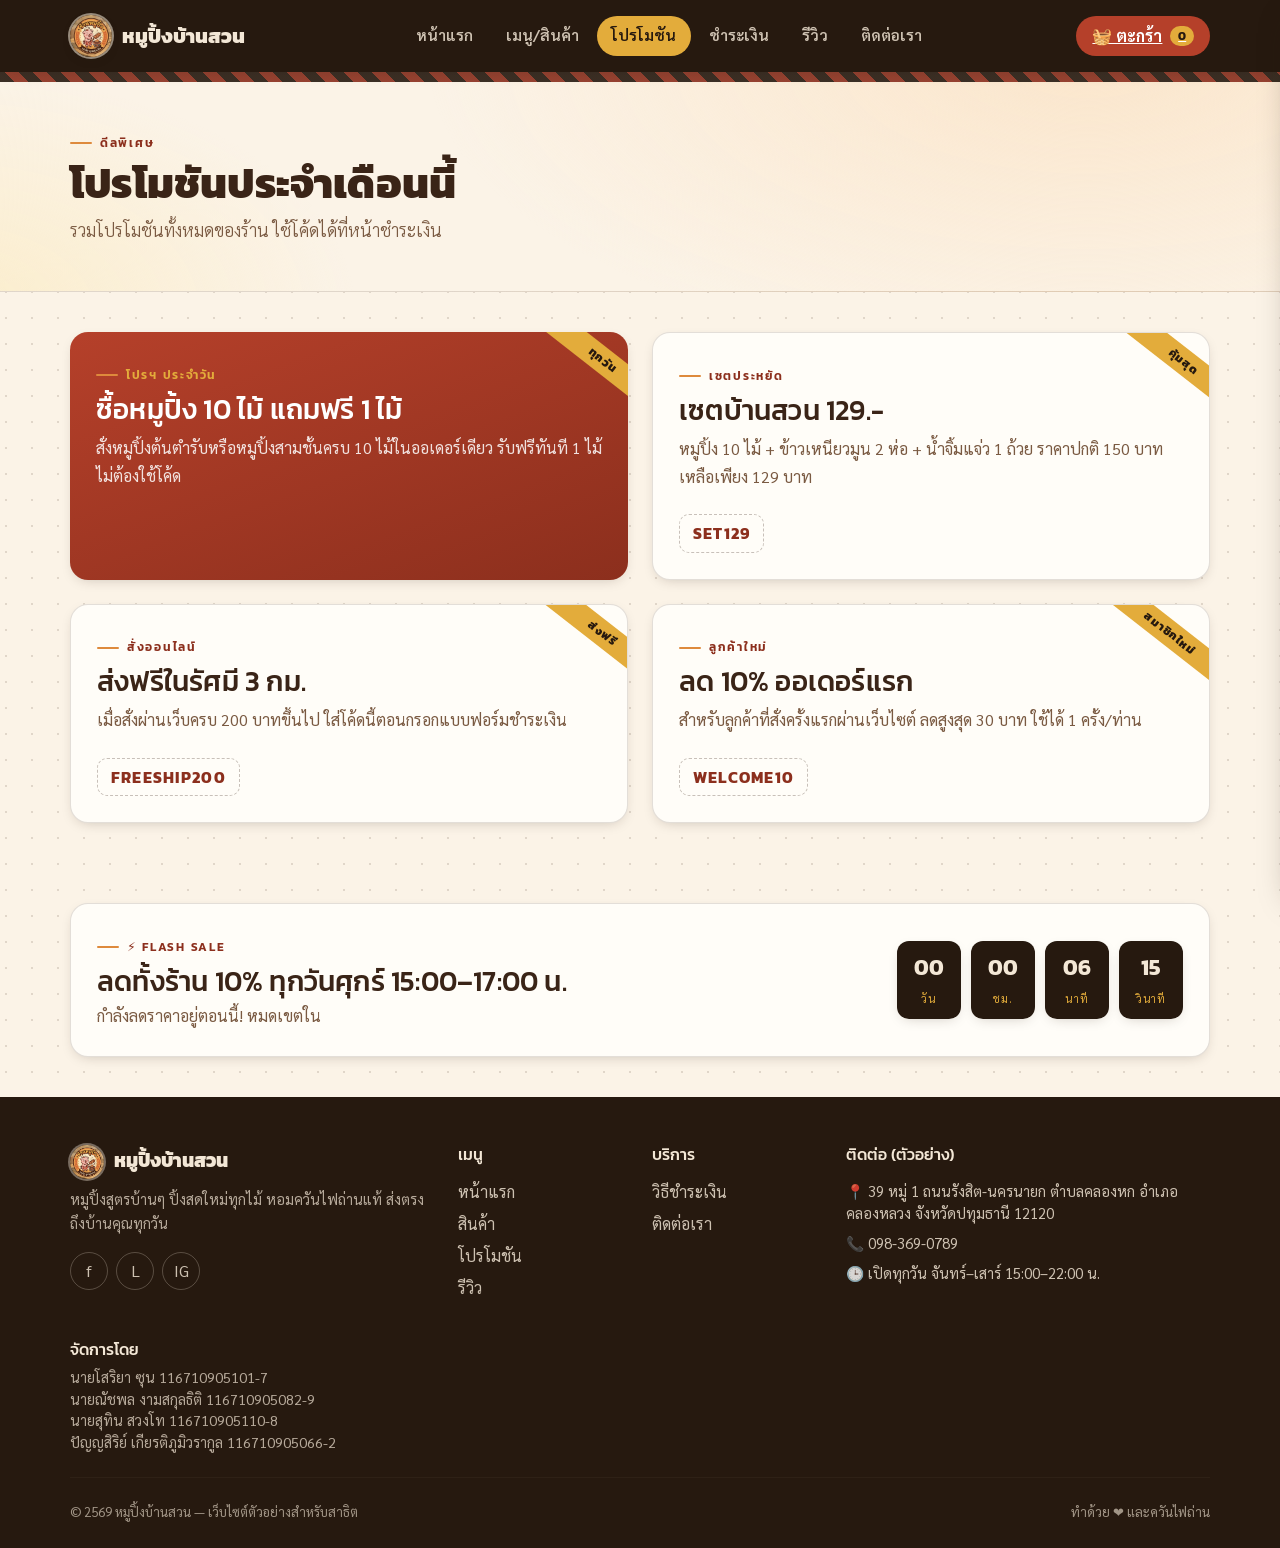
<file: promotions.html>
<!doctype html>
<html lang="th">
<head>
<meta charset="UTF-8">
<meta name="viewport" content="width=device-width, initial-scale=1, viewport-fit=cover">
<title>หมูปิ้งบ้านสวน | โปรโมชัน</title>
<meta name="description" content="โปรโมชันหมูปิ้งบ้านสวน ซื้อ 10 แถม 1 เซตประหยัด โค้ดส่งฟรี และ Flash Sale ทุกวันศุกร์">
<link rel="stylesheet" href="css/bootstrap.min.css">
<link rel="stylesheet" href="css/style.css">
</head>
<body>

<nav class="site-navbar navbar navbar-expand-lg" aria-label="เมนูหลัก">
  <div class="wrap d-flex align-items-center w-100">
    <a class="navbar-brand" href="index.html"><img class="brand-mark" src="img/logo.jpg" alt="โลโก้ร้านหมูปิ้งบ้านสวน"> หมูปิ้งบ้านสวน</a>
    <button class="navbar-toggler" type="button" data-bs-toggle="collapse" data-bs-target="#navMain" aria-controls="navMain" aria-expanded="false" aria-label="เปิดเมนู">
      <span style="color:#F3E7D6;">☰</span>
    </button>
    <div class="collapse navbar-collapse justify-content-between" id="navMain">
      <ul class="navbar-nav mx-lg-auto gap-lg-1 mt-3 mt-lg-0">
        <li class="nav-item"><a class="nav-link" data-nav="index.html" href="index.html">หน้าแรก</a></li>
        <li class="nav-item"><a class="nav-link" data-nav="products.html" href="products.html">เมนู/สินค้า</a></li>
        <li class="nav-item"><a class="nav-link" data-nav="promotions.html" href="promotions.html">โปรโมชัน</a></li>
        <li class="nav-item"><a class="nav-link" data-nav="payment.html" href="payment.html">ชำระเงิน</a></li>
        <li class="nav-item"><a class="nav-link" data-nav="reviews.html" href="reviews.html">รีวิว</a></li>
        <li class="nav-item"><a class="nav-link" data-nav="contact.html" href="contact.html">ติดต่อเรา</a></li>
      </ul>
      <div class="mt-3 mt-lg-0">
        <a href="#" class="cart-pill" data-cart-open>🧺 ตะกร้า <span class="badge rounded-pill" data-cart-count>0</span></a>
      </div>
    </div>
  </div>
</nav>
<div class="charcoal-divider"></div>

<header class="hero" style="padding-block:44px 30px;">
  <div class="wrap">
    <span class="eyebrow">ดีลพิเศษ</span>
    <h1 class="mt-2" style="font-size:clamp(1.8rem,4vw,2.6rem);">โปรโมชันประจำเดือนนี้</h1>
    <p class="lead">รวมโปรโมชันทั้งหมดของร้าน ใช้โค้ดได้ที่หน้าชำระเงิน</p>
  </div>
</header>

<section class="section-tight">
  <div class="wrap">
    <div class="row g-4">
      <div class="col-lg-6">
        <div class="promo-card featured h-100">
          <span class="ribbon">ทุกวัน</span>
          <span class="eyebrow" style="color:var(--turmeric);">โปรฯ ประจำวัน</span>
          <h2 class="h3 mt-2" style="color:#fff;">ซื้อหมูปิ้ง 10 ไม้ แถมฟรี 1 ไม้</h2>
          <p class="promo-desc">สั่งหมูปิ้งต้นตำรับหรือหมูปิ้งสามชั้นครบ 10 ไม้ในออเดอร์เดียว รับฟรีทันที 1 ไม้ ไม่ต้องใช้โค้ด</p>
        </div>
      </div>
      <div class="col-lg-6">
        <div class="promo-card h-100">
          <span class="ribbon">คุ้มสุด</span>
          <span class="eyebrow">เซตประหยัด</span>
          <h2 class="h3 mt-2">เซตบ้านสวน 129.-</h2>
          <p class="promo-desc text-ink-soft">หมูปิ้ง 10 ไม้ + ข้าวเหนียวมูน 2 ห่อ + น้ำจิ้มแจ่ว 1 ถ้วย ราคาปกติ 150 บาท เหลือเพียง 129 บาท</p>
          <span class="promo-code mt-2">SET129</span>
        </div>
      </div>
      <div class="col-lg-6">
        <div class="promo-card h-100">
          <span class="ribbon">ส่งฟรี</span>
          <span class="eyebrow">สั่งออนไลน์</span>
          <h2 class="h3 mt-2">ส่งฟรีในรัศมี 3 กม.</h2>
          <p class="promo-desc text-ink-soft">เมื่อสั่งผ่านเว็บครบ 200 บาทขึ้นไป ใส่โค้ดนี้ตอนกรอกแบบฟอร์มชำระเงิน</p>
          <span class="promo-code mt-2">FREESHIP200</span>
        </div>
      </div>
      <div class="col-lg-6">
        <div class="promo-card h-100">
          <span class="ribbon">สมาชิกใหม่</span>
          <span class="eyebrow">ลูกค้าใหม่</span>
          <h2 class="h3 mt-2">ลด 10% ออเดอร์แรก</h2>
          <p class="promo-desc text-ink-soft">สำหรับลูกค้าที่สั่งครั้งแรกผ่านเว็บไซต์ ลดสูงสุด 30 บาท ใช้ได้ 1 ครั้ง/ท่าน</p>
          <span class="promo-code mt-2">WELCOME10</span>
        </div>
      </div>
    </div>
  </div>
</section>

<!-- FLASH SALE COUNTDOWN -->
<section class="section-tight">
  <div class="wrap">
    <div class="panel d-flex flex-wrap align-items-center justify-content-between gap-4">
      <div>
        <span class="eyebrow">⚡ Flash Sale</span>
        <h2 class="h3 mt-2 mb-1">ลดทั้งร้าน 10% ทุกวันศุกร์ 15:00–17:00 น.</h2>
        <p class="text-ink-soft mb-0" id="flashLabel">กำลังคำนวณเวลา…</p>
      </div>
      <div class="countdown">
        <div class="cell"><b id="cd-d">00</b><span>วัน</span></div>
        <div class="cell"><b id="cd-h">00</b><span>ชม.</span></div>
        <div class="cell"><b id="cd-m">00</b><span>นาที</span></div>
        <div class="cell"><b id="cd-s">00</b><span>วินาที</span></div>
      </div>
    </div>
  </div>
</section>

<footer class="site-footer">
  <div class="wrap">
    <div class="row g-4">
      <div class="col-lg-4">
        <div class="fbrand mb-2"><span aria-hidden="true">🍢</span> หมูปิ้งบ้านสวน</div>
        <p style="color:rgba(243,231,214,.7);font-size:.9rem;">หมูปิ้งสูตรบ้านๆ ปิ้งสดใหม่ทุกไม้ หอมควันไฟถ่านแท้ ส่งตรงถึงบ้านคุณทุกวัน</p>
      </div>
      <div class="col-6 col-lg-2">
        <h5 class="h6">เมนู</h5>
        <ul class="list-unstyled d-flex flex-column gap-2 mt-3">
          <li><a href="index.html">หน้าแรก</a></li>
          <li><a href="products.html">สินค้า</a></li>
          <li><a href="promotions.html">โปรโมชัน</a></li>
          <li><a href="reviews.html">รีวิว</a></li>
        </ul>
      </div>
      <div class="col-6 col-lg-2">
        <h5 class="h6">บริการ</h5>
        <ul class="list-unstyled d-flex flex-column gap-2 mt-3">
          <li><a href="payment.html">วิธีชำระเงิน</a></li>
          <li><a href="contact.html">ติดต่อเรา</a></li>
        </ul>
      </div>
      <div class="col-lg-4">
        <h5 class="h6">ติดต่อ (ตัวอย่าง)</h5>
        <ul class="list-unstyled d-flex flex-column gap-2 mt-3" style="font-size:.92rem;">
          <li>📍 168 หมู่ 4 ถ.สุขาภิบาล ต.บ้านสวน อ.เมือง จ.ชลบุรี</li>
          <li>📞 08X-XXX-XXXX</li>
        </ul>
      </div>
    </div>
    <div class="mt-4" style="font-size:.9rem;">
      <h5 class="h6">จัดการโดย</h5>
      <ul class="list-unstyled mb-0" style="color:rgba(243,231,214,.7);">
        <li>นายโสริยา ซุน 116710905101-7</li>
        <li>นายณัชพล งามสกุลธิติ 116710905082-9</li>
        <li>นายสุทิน สวงโท 116710905110-8</li>
        <li>ปัญญสิริย์ เกียรติภูมิวรากูล 116710905066-2</li>
      </ul>
    </div>
    <hr class="footer-line my-4">
    <div class="d-flex flex-wrap justify-content-between gap-2" style="font-size:.82rem;color:rgba(243,231,214,.6);">
      <span>© 2569 หมูปิ้งบ้านสวน — เว็บไซต์ตัวอย่างสำหรับสาธิต</span>
    </div>
  </div>
</footer>

<div class="cart-drawer-backdrop" id="cartDrawerBackdrop" data-cart-close></div>
<aside class="cart-drawer" id="cartDrawer" aria-label="ตะกร้าสินค้า">
  <div class="cd-head"><strong>🧺 ตะกร้าของคุณ</strong><button type="button" class="btn-close" data-cart-close aria-label="ปิด"></button></div>
  <div class="cd-body" id="cartDrawerBody"></div>
  <div class="cd-foot">
    <div class="d-flex justify-content-between fw-bold mb-3"><span>ยอดรวม</span><span id="cartDrawerTotal">0 บาท</span></div>
    <a href="payment.html" class="btn btn-brick w-100">ไปหน้าชำระเงิน</a>
  </div>
</aside>

<script src="js/bootstrap.bundle.min.js"></script>
<script src="js/script.js"></script>
<script>
  mpStartFlashCountdown({
    d: document.getElementById("cd-d"),
    h: document.getElementById("cd-h"),
    m: document.getElementById("cd-m"),
    s: document.getElementById("cd-s"),
    label: document.getElementById("flashLabel")
  });
</script>
</body>
</html>
</file>
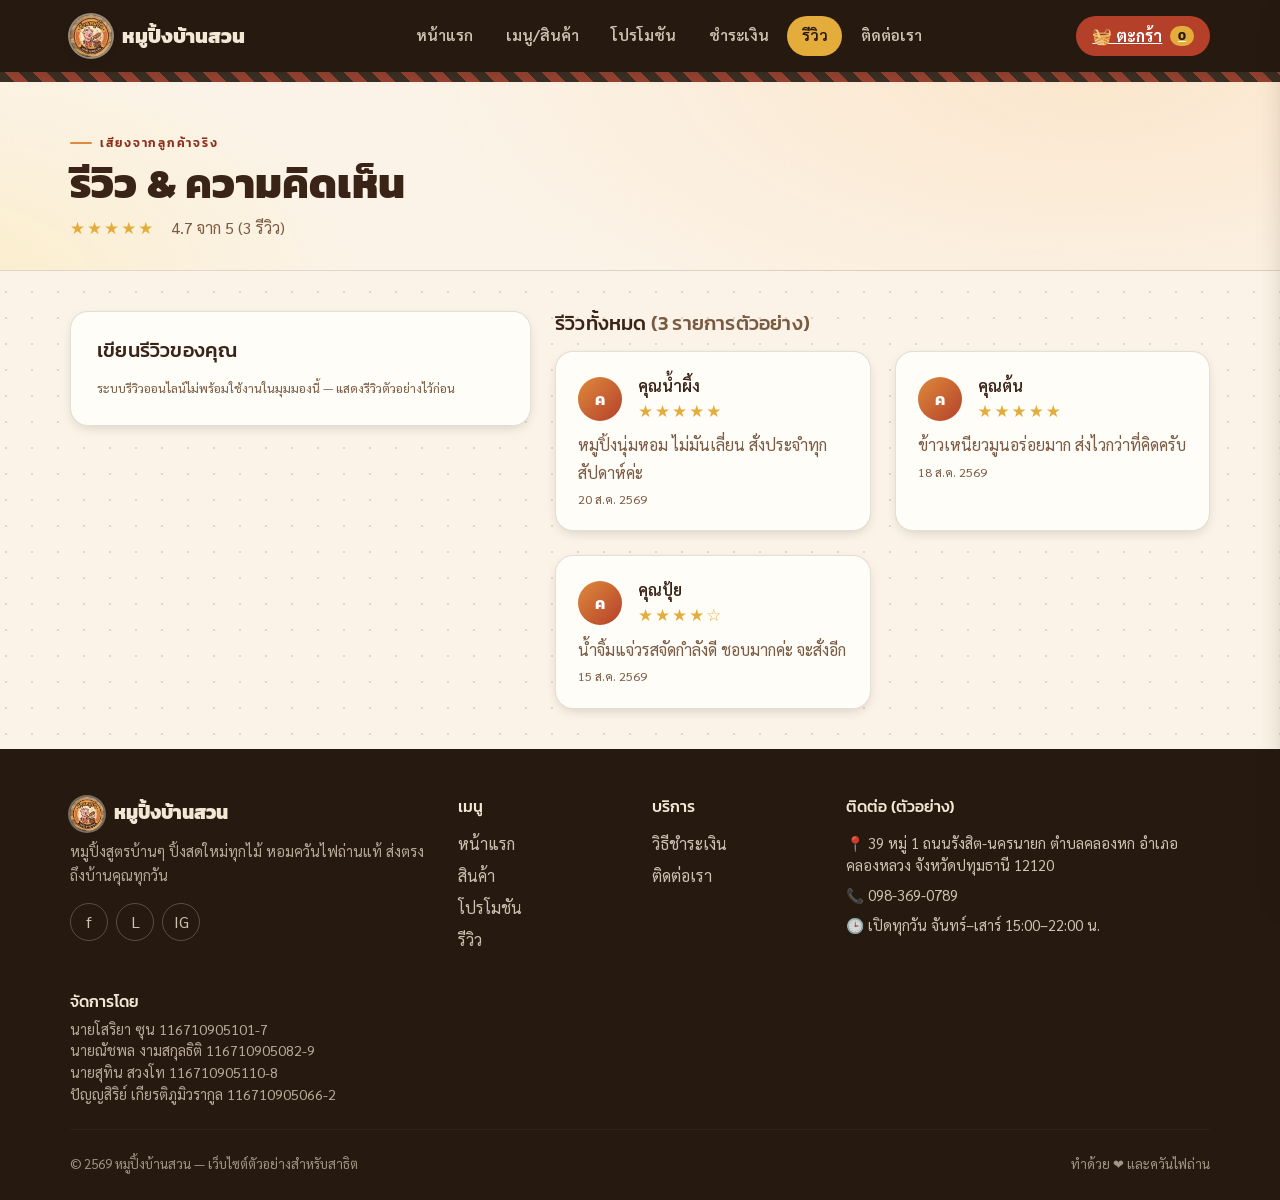
<file: reviews.html>
<!doctype html>
<html lang="th">
<head>
<meta charset="UTF-8">
<meta name="viewport" content="width=device-width, initial-scale=1, viewport-fit=cover">
<title>หมูปิ้งบ้านสวน | รีวิวจากลูกค้า</title>
<meta name="description" content="อ่านและเขียนรีวิวหมูปิ้งบ้านสวนจากลูกค้าจริง ให้คะแนนและแสดงความคิดเห็น">
<link rel="stylesheet" href="css/bootstrap.min.css">
<link rel="stylesheet" href="css/style.css">
</head>
<body>

<nav class="site-navbar navbar navbar-expand-lg" aria-label="เมนูหลัก">
  <div class="wrap d-flex align-items-center w-100">
    <a class="navbar-brand" href="index.html"><img class="brand-mark" src="img/logo.jpg" alt="โลโก้ร้านหมูปิ้งบ้านสวน"> หมูปิ้งบ้านสวน</a>
    <button class="navbar-toggler" type="button" data-bs-toggle="collapse" data-bs-target="#navMain" aria-controls="navMain" aria-expanded="false" aria-label="เปิดเมนู">
      <span style="color:#F3E7D6;">☰</span>
    </button>
    <div class="collapse navbar-collapse justify-content-between" id="navMain">
      <ul class="navbar-nav mx-lg-auto gap-lg-1 mt-3 mt-lg-0">
        <li class="nav-item"><a class="nav-link" data-nav="index.html" href="index.html">หน้าแรก</a></li>
        <li class="nav-item"><a class="nav-link" data-nav="products.html" href="products.html">เมนู/สินค้า</a></li>
        <li class="nav-item"><a class="nav-link" data-nav="promotions.html" href="promotions.html">โปรโมชัน</a></li>
        <li class="nav-item"><a class="nav-link" data-nav="payment.html" href="payment.html">ชำระเงิน</a></li>
        <li class="nav-item"><a class="nav-link" data-nav="reviews.html" href="reviews.html">รีวิว</a></li>
        <li class="nav-item"><a class="nav-link" data-nav="contact.html" href="contact.html">ติดต่อเรา</a></li>
      </ul>
      <div class="mt-3 mt-lg-0">
        <a href="#" class="cart-pill" data-cart-open>🧺 ตะกร้า <span class="badge rounded-pill" data-cart-count>0</span></a>
      </div>
    </div>
  </div>
</nav>
<div class="charcoal-divider"></div>

<header class="hero" style="padding-block:44px 30px;">
  <div class="wrap">
    <span class="eyebrow">เสียงจากลูกค้าจริง</span>
    <h1 class="mt-2" style="font-size:clamp(1.8rem,4vw,2.6rem);">รีวิว &amp; ความคิดเห็น</h1>
    <div class="d-flex align-items-center gap-3 mt-2">
      <span class="stars" id="avgStars">★★★★★</span>
      <span class="text-ink-soft" id="avgText">กำลังโหลดคะแนน…</span>
    </div>
  </div>
</header>

<section class="section-tight">
  <div class="wrap">
    <div class="row g-4">
      <div class="col-lg-5">
        <div class="panel" id="reviewFormPanel">
          <h2 class="h5">เขียนรีวิวของคุณ</h2>
          <form id="reviewForm" class="mt-3" novalidate>
            <div class="mb-3">
              <label class="form-label" for="rvName">ชื่อของคุณ</label>
              <input type="text" class="form-control" id="rvName" required maxlength="40">
              <div class="invalid-feedback">กรุณากรอกชื่อ</div>
            </div>
            <div class="mb-3">
              <label class="form-label d-block">ให้คะแนน</label>
              <div class="star-input" id="starInput"></div>
            </div>
            <div class="mb-3">
              <label class="form-label" for="rvComment">ความคิดเห็น</label>
              <textarea class="form-control" id="rvComment" rows="4" required maxlength="400" placeholder="บอกเล่าประสบการณ์การกินหมูปิ้งบ้านสวนของคุณ…"></textarea>
              <div class="invalid-feedback">กรุณากรอกความคิดเห็น</div>
            </div>
            <button type="submit" class="btn btn-brick w-100" id="rvSubmitBtn">ส่งรีวิว</button>
          </form>
          <p class="example-note mt-3 mb-0" id="dbStatusNote">กำลังเชื่อมต่อระบบรีวิว…</p>
        </div>
      </div>

      <div class="col-lg-7">
        <div class="d-flex justify-content-between align-items-center mb-3">
          <h2 class="h5 mb-0">รีวิวทั้งหมด <span class="text-ink-soft" id="reviewCount"></span></h2>
        </div>
        <div class="row g-4" id="reviewList">
          <div class="col-12 text-ink-soft">กำลังโหลดรีวิว…</div>
        </div>
      </div>
    </div>
  </div>
</section>

<footer class="site-footer">
  <div class="wrap">
    <div class="mb-4" style="font-size:.9rem;">
      <h5 class="h6">จัดการโดย</h5>
      <ul class="list-unstyled mb-0" style="color:rgba(243,231,214,.7);">
        <li>นายโสริยา ซุน 116710905101-7</li>
        <li>นายณัชพล งามสกุลธิติ 116710905082-9</li>
        <li>นายสุทิน สวงโท 116710905110-8</li>
        <li>ปัญญสิริย์ เกียรติภูมิวรากูล 116710905066-2</li>
      </ul>
    </div>
    <div class="d-flex flex-wrap justify-content-between gap-2" style="font-size:.82rem;color:rgba(243,231,214,.6);">
      <span>© 2569 หมูปิ้งบ้านสวน — เว็บไซต์ตัวอย่างสำหรับสาธิต</span>
      <a href="index.html">กลับหน้าแรก</a>
    </div>
  </div>
</footer>

<div class="cart-drawer-backdrop" id="cartDrawerBackdrop" data-cart-close></div>
<aside class="cart-drawer" id="cartDrawer" aria-label="ตะกร้าสินค้า">
  <div class="cd-head"><strong>🧺 ตะกร้าของคุณ</strong><button type="button" class="btn-close" data-cart-close aria-label="ปิด"></button></div>
  <div class="cd-body" id="cartDrawerBody"></div>
  <div class="cd-foot">
    <div class="d-flex justify-content-between fw-bold mb-3"><span>ยอดรวม</span><span id="cartDrawerTotal">0 บาท</span></div>
    <a href="payment.html" class="btn btn-brick w-100">ไปหน้าชำระเงิน</a>
  </div>
</aside>

<script src="js/bootstrap.bundle.min.js"></script>
<script src="js/script.js"></script>
<script>
  var starWidget = mpBuildStarInput(document.getElementById("starInput"));

  var FALLBACK_REVIEWS = [
    {name:"คุณน้ำผึ้ง", rating:5, comment:"หมูปิ้งนุ่มหอม ไม่มันเลี่ยน สั่งประจำทุกสัปดาห์ค่ะ", createdAt:"2026-08-20T10:00:00.000Z"},
    {name:"คุณต้น", rating:5, comment:"ข้าวเหนียวมูนอร่อยมาก ส่งไวกว่าที่คิดครับ", createdAt:"2026-08-18T10:00:00.000Z"},
    {name:"คุณปุ้ย", rating:4, comment:"น้ำจิ้มแจ่วรสจัดกำลังดี ชอบมากค่ะ จะสั่งอีก", createdAt:"2026-08-15T10:00:00.000Z"}
  ];

  function fmtDate(iso){
    try{
      var d = new Date(iso);
      return d.toLocaleDateString("th-TH", {year:"numeric", month:"short", day:"numeric"});
    }catch(e){ return ""; }
  }
  function starStr(n){ return "★★★★★☆☆☆☆☆".slice(5-n, 10-n); }

  function renderReviews(list, opts){
    opts = opts || {};
    var box = document.getElementById("reviewList");
    var countEl = document.getElementById("reviewCount");
    if(list.length === 0){
      box.innerHTML = '<div class="col-12 text-ink-soft">ยังไม่มีรีวิว — เป็นคนแรกที่เขียนรีวิวให้ร้านสิ! 🎉</div>';
    } else {
      box.innerHTML = list.map(function(r){
        var initial = (r.name || "?").trim().charAt(0) || "?";
        return (
          '<div class="col-md-6"><div class="review-card">'+
            '<div class="d-flex align-items-center gap-3 mb-2">'+
              '<div class="avatar-badge">'+initial+'</div>'+
              '<div><div class="fw-semibold">'+(r.name||"ลูกค้า")+'</div><div class="stars">'+starStr(r.rating||5)+'</div></div>'+
            '</div>'+
            '<p class="mb-1 text-ink-soft">'+(r.comment||"")+'</p>'+
            '<div class="example-note">'+fmtDate(r.createdAt)+'</div>'+
          '</div></div>'
        );
      }).join("");
    }
    countEl.textContent = "(" + list.length + (opts.exampleData ? " รายการตัวอย่าง" : " รายการ") + ")";
    var avg = list.length ? (list.reduce(function(s,r){ return s+(r.rating||0); },0)/list.length) : 0;
    document.getElementById("avgStars").textContent = list.length ? starStr(Math.round(avg)) : "☆☆☆☆☆";
    document.getElementById("avgText").textContent = list.length ? (avg.toFixed(1)+" จาก 5 ("+list.length+" รีวิว)") : "ยังไม่มีคะแนน";
  }

  renderReviews(FALLBACK_REVIEWS, {exampleData:true});

  var dbReady = false;
  var reviewsCol = null;

  (async function initDb(){
    var db = null;
    try{ db = await claude.use("db"); }catch(e){ db = null; }
    var statusNote = document.getElementById("dbStatusNote");
    if(!db){
      statusNote.textContent = "ระบบรีวิวออนไลน์ไม่พร้อมใช้งานในมุมมองนี้ — แสดงรีวิวตัวอย่างไว้ก่อน";
      document.getElementById("reviewForm").style.display = "none";
      return;
    }
    dbReady = true;
    reviewsCol = db.collection("reviews");
    statusNote.textContent = "รีวิวของทุกคนจะแสดงผลแบบเรียลไทม์ให้ผู้เข้าชมทุกคนเห็น";
    reviewsCol.orderBy("createdAt","desc").limit(50).onSnapshot(function(snap){
      var list = snap.docs.map(function(d){ return d.data(); }).filter(Boolean);
      if(list.length === 0){ list = FALLBACK_REVIEWS; renderReviews(list, {exampleData:true}); }
      else { renderReviews(list); }
    }, function(err){
      statusNote.textContent = "ไม่สามารถโหลดรีวิวสดได้ในขณะนี้ (" + err.code + ") — แสดงรีวิวตัวอย่างไว้ก่อน";
    });
  })();

  var rf = document.getElementById("reviewForm");
  rf.addEventListener("submit", async function(e){
    e.preventDefault();
    if(!rf.checkValidity()){ rf.classList.add("was-validated"); return; }
    if(!dbReady || !reviewsCol){ mpToast("ระบบรีวิวยังไม่พร้อม กรุณาลองใหม่ภายหลัง"); return; }
    var btn = document.getElementById("rvSubmitBtn");
    btn.disabled = true; btn.textContent = "กำลังส่ง…";
    try{
      await reviewsCol.add({
        name: document.getElementById("rvName").value.trim().slice(0,40),
        rating: starWidget.get(),
        comment: document.getElementById("rvComment").value.trim().slice(0,400),
        createdAt: new Date().toISOString()
      });
      mpToast("ขอบคุณสำหรับรีวิวค่ะ/ครับ! 🙏");
      rf.reset();
      rf.classList.remove("was-validated");
      starWidget.set(5);
    }catch(err){
      mpToast("ส่งรีวิวไม่สำเร็จ กรุณาลองใหม่อีกครั้ง");
    }
    btn.disabled = false; btn.textContent = "ส่งรีวิว";
  });
</script>
</body>
</html>
</file>
<file: css/style.css>
/* =========================================================
   หมูปิ้งบ้านสวน — Moo Ping Baan Suan
   Custom theme layered on top of Bootstrap 5.
   ========================================================= */

@import url('https://fonts.googleapis.com/css2?family=Kanit:wght@500;600;700;800&family=Sarabun:wght@400;500;600;700&display=swap');

/* ---------- Design tokens ---------- */
:root{
  /* type */
  --font-display:'Kanit','Sarabun',system-ui,sans-serif;
  --font-body:'Sarabun','Kanit',system-ui,sans-serif;

  /* light palette (rice-paper / charcoal-grill) */
  --paper:#FBF3E7;
  --paper-raised:#FFFDF8;
  --paper-sunken:#F3E4CE;
  --ink:#3A2417;
  --ink-soft:#7A5A42;
  --line:rgba(58,36,23,.14);
  --line-strong:rgba(58,36,23,.28);

  --brick:#B5402A;
  --brick-deep:#8C2F1D;
  --brick-tint:#F4DCD2;
  --ember:#DE8A3C;
  --ember-tint:#FBE6CC;
  --turmeric:#E3AC3B;
  --turmeric-tint:#FBEDCB;
  --char:#26190F;
  --char-ink:#F3E7D6;

  --good:#4C7A3D;
  --good-tint:#E3EEDD;
  --shadow:0 10px 30px -12px rgba(38,25,15,.35);
  --shadow-sm:0 4px 14px -6px rgba(38,25,15,.28);
  --radius:18px;
  --radius-sm:10px;

  --focus:0 0 0 3px rgba(222,138,60,.45);
  color-scheme: light;
}

@media (prefers-color-scheme: dark){
  :root:not([data-theme="light"]){
    --paper:#1B120C;
    --paper-raised:#241A12;
    --paper-sunken:#150E09;
    --ink:#F3E7D6;
    --ink-soft:#CBB39B;
    --line:rgba(243,231,214,.14);
    --line-strong:rgba(243,231,214,.26);

    --brick:#E17151;
    --brick-deep:#C2532F;
    --brick-tint:#3A2019;
    --ember:#F0A557;
    --ember-tint:#3A2A16;
    --turmeric:#F0C158;
    --turmeric-tint:#382B12;
    --char:#0E0906;
    --char-ink:#F3E7D6;

    --good:#7FBF6A;
    --good-tint:#1F2C19;
    --shadow:0 10px 30px -12px rgba(0,0,0,.6);
    --shadow-sm:0 4px 14px -6px rgba(0,0,0,.5);
    color-scheme: dark;
  }
}
:root[data-theme="dark"]{
  --paper:#1B120C;
  --paper-raised:#241A12;
  --paper-sunken:#150E09;
  --ink:#F3E7D6;
  --ink-soft:#CBB39B;
  --line:rgba(243,231,214,.14);
  --line-strong:rgba(243,231,214,.26);

  --brick:#E17151;
  --brick-deep:#C2532F;
  --brick-tint:#3A2019;
  --ember:#F0A557;
  --ember-tint:#3A2A16;
  --turmeric:#F0C158;
  --turmeric-tint:#382B12;
  --char:#0E0906;
  --char-ink:#F3E7D6;

  --good:#7FBF6A;
  --good-tint:#1F2C19;
  --shadow:0 10px 30px -12px rgba(0,0,0,.6);
  --shadow-sm:0 4px 14px -6px rgba(0,0,0,.5);
  color-scheme: dark;
}

/* ---------- Base ---------- */
*{box-sizing:border-box;}
html,body{background:var(--paper);}
body{
  font-family:var(--font-body);
  color:var(--ink);
  background:var(--paper);
  background-image:
    radial-gradient(circle at 6px 6px, var(--line) 1px, transparent 1.3px);
  background-size:26px 26px;
  -webkit-font-smoothing:antialiased;
  padding-bottom: env(safe-area-inset-bottom,0px);
}
h1,h2,h3,h4,.display-font{
  font-family:var(--font-display);
  color:var(--ink);
  letter-spacing:.2px;
  text-wrap:balance;
}
p{line-height:1.7;}
a{color:var(--brick-deep);}
::selection{background:var(--turmeric-tint);color:var(--ink);}
:focus-visible{outline:none;box-shadow:var(--focus);border-radius:6px;}

.wrap{max-width:1180px;margin-inline:auto;padding-inline:20px;}
.eyebrow{
  font-family:var(--font-display);
  font-weight:600;
  font-size:.78rem;
  letter-spacing:.14em;
  text-transform:uppercase;
  color:var(--brick-deep);
  display:inline-flex;align-items:center;gap:8px;
}
.eyebrow::before{content:"";width:22px;height:2px;background:var(--ember);display:inline-block;border-radius:2px;}
.section{padding-block:64px;}
.section-tight{padding-block:40px;}
@media (max-width:576px){.section{padding-block:44px;}}

.charcoal-divider{
  height:10px;
  background:
    repeating-linear-gradient(45deg,var(--char) 0 10px, var(--brick-deep) 10px 20px);
  opacity:.9;
}

/* ---------- Navbar ---------- */
.site-navbar{
  background:var(--char);
  padding-block:10px;
  position:sticky;top:0;z-index:1030;
  box-shadow:var(--shadow-sm);
}
.site-navbar .navbar-brand{
  font-family:var(--font-display);
  font-weight:800;
  font-size:1.28rem;
  color:var(--char-ink)!important;
  display:flex;align-items:center;gap:10px;
}
.brand-mark{
  width:42px;height:42px;border-radius:50%;
  object-fit:cover;display:block;flex:0 0 auto;
  box-shadow:0 0 0 2px rgba(243,231,214,.55), var(--shadow-sm);
}
.site-navbar .nav-link{
  color:rgba(243,231,214,.82)!important;
  font-weight:600;
  font-size:.96rem;
  padding:.55rem .9rem!important;
  border-radius:999px;
  transition:background .15s, color .15s;
}
.site-navbar .nav-link:hover{color:var(--char-ink)!important;background:rgba(243,231,214,.08);}
.site-navbar .nav-link.active{
  color:var(--char)!important;
  background:var(--turmeric);
}
.navbar-toggler{border-color:rgba(243,231,214,.35)!important;padding:.35rem .5rem;}
.navbar-toggler:focus{box-shadow:var(--focus);}
.cart-pill{
  display:inline-flex;align-items:center;gap:8px;
  background:var(--brick);color:#fff!important;
  padding:.5rem 1rem!important;border-radius:999px;
  font-weight:700;
}
.cart-pill .badge{
  background:var(--turmeric);color:var(--char);
  font-family:var(--font-display);
}

/* ---------- Buttons ---------- */
.btn{border-radius:999px;font-family:var(--font-display);font-weight:600;letter-spacing:.2px;padding:.65rem 1.4rem;}
.btn-brick{background:var(--brick);border-color:var(--brick);color:#fff;}
.btn-brick:hover{background:var(--brick-deep);border-color:var(--brick-deep);color:#fff;}
.btn-outline-cream{border:2px solid rgba(243,231,214,.6);color:var(--char-ink);background:transparent;}
.btn-outline-cream:hover{background:rgba(243,231,214,.12);color:var(--char-ink);}
.btn-ghost{background:transparent;border:2px solid var(--line-strong);color:var(--ink);}
.btn-ghost:hover{border-color:var(--brick);color:var(--brick-deep);}
.btn-sm-pill{border-radius:999px;font-weight:700;}
.btn:focus-visible{box-shadow:var(--focus);}

/* ---------- Hero ---------- */
.hero{
  background:
    radial-gradient(1100px 500px at 85% -10%, var(--ember-tint), transparent 60%),
    radial-gradient(700px 400px at -5% 110%, var(--turmeric-tint), transparent 60%),
    var(--paper);
  border-bottom:1px solid var(--line);
  padding-block:72px 56px;
}
.hero h1{font-size:clamp(2.1rem,5vw,3.4rem);font-weight:800;line-height:1.12;}
.hero .lead{font-size:1.12rem;color:var(--ink-soft);max-width:46ch;}
.skewer-chip{
  display:inline-flex;align-items:center;gap:10px;
  background:var(--paper-raised);border:1px solid var(--line);
  border-radius:999px;padding:.5rem 1rem;font-weight:600;font-size:.88rem;
  box-shadow:var(--shadow-sm);
}
.hero-art{
  aspect-ratio:1/1;border-radius:28px;
  background:
    linear-gradient(160deg,var(--brick) 0%, var(--brick-deep) 55%, var(--char) 100%);
  position:relative;overflow:hidden;box-shadow:var(--shadow);
}
.hero-art img.hero-photo{
  position:absolute;inset:0;width:100%;height:100%;object-fit:cover;
}
.hero-art .photo-overlay{
  position:absolute;inset:0;
  background:linear-gradient(200deg, rgba(38,25,15,.05) 30%, rgba(38,25,15,.55) 100%);
}
.hero-art .grill-lines{
  position:absolute;inset:0;
  background:repeating-linear-gradient(0deg, rgba(0,0,0,.14) 0 6px, transparent 6px 26px);
  mix-blend-mode:multiply;
}
.hero-art .ember-dot{
  position:absolute;width:10px;height:10px;border-radius:50%;
  background:var(--turmeric);box-shadow:0 0 14px 4px rgba(227,172,59,.7);
  animation:glow 2.4s ease-in-out infinite;
}
@keyframes glow{0%,100%{opacity:.55;transform:scale(.9);}50%{opacity:1;transform:scale(1.15);}}
.hero-art .skewer-emoji{position:absolute;font-size:2.6rem;filter:drop-shadow(0 6px 10px rgba(0,0,0,.35));}
.hero-stamp{
  position:absolute;top:16px;left:16px;width:78px;height:78px;border-radius:50%;
  object-fit:cover;box-shadow:0 0 0 4px rgba(251,243,231,.85), var(--shadow);
  transform:rotate(-8deg);
}

/* ---------- Cards ---------- */
.feature-card{
  background:var(--paper-raised);
  border:1px solid var(--line);
  border-radius:var(--radius);
  padding:26px 22px;
  height:100%;
  box-shadow:var(--shadow-sm);
  transition:transform .18s ease, box-shadow .18s ease;
}
.feature-card:hover{transform:translateY(-4px);box-shadow:var(--shadow);}
.feature-icon{
  width:52px;height:52px;border-radius:14px;
  display:flex;align-items:center;justify-content:center;
  font-size:1.5rem;background:var(--ember-tint);margin-bottom:14px;
}

.menu-card{
  background:var(--paper-raised);
  border:1px solid var(--line);
  border-radius:var(--radius);
  overflow:hidden;
  box-shadow:var(--shadow-sm);
  height:100%;
  display:flex;flex-direction:column;
}
.menu-card .thumb{
  aspect-ratio:4/3;
  display:flex;align-items:center;justify-content:center;
  font-size:2.6rem;
  background:linear-gradient(135deg,var(--ember-tint),var(--turmeric-tint));
  border-bottom:1px solid var(--line);
  position:relative;overflow:hidden;
}
.menu-card .thumb img{
  position:absolute;inset:0;width:100%;height:100%;object-fit:cover;
}
.menu-card .body{padding:16px 18px 18px;display:flex;flex-direction:column;gap:8px;flex:1;}
.menu-card h3{font-size:1.05rem;margin:0;}
.menu-card .desc{color:var(--ink-soft);font-size:.9rem;flex:1;}
.menu-card .row-bottom{display:flex;align-items:center;justify-content:space-between;gap:10px;margin-top:auto;}
.price-tag{
  font-family:var(--font-display);font-weight:700;color:var(--brick-deep);font-size:1.12rem;
}
.qty-add{display:flex;align-items:center;gap:6px;}
.qty-add button{
  width:32px;height:32px;border-radius:8px;border:1px solid var(--line-strong);
  background:var(--paper);color:var(--ink);font-weight:700;
}
.qty-add input{
  width:38px;text-align:center;border:none;background:transparent;font-weight:700;color:var(--ink);
}
.add-btn{
  background:var(--brick);color:#fff;border:none;border-radius:999px;
  padding:.42rem .95rem;font-weight:700;font-size:.85rem;font-family:var(--font-display);
  display:inline-flex;align-items:center;gap:6px;
}
.add-btn:hover{background:var(--brick-deep);}
.add-btn.added{background:var(--good);}

.category-pill{
  border:1px solid var(--line-strong);background:var(--paper-raised);color:var(--ink);
  border-radius:999px;padding:.4rem .95rem;font-weight:600;font-size:.86rem;
}
.category-pill.active{background:var(--brick);border-color:var(--brick);color:#fff;}

/* ---------- Promotions ---------- */
.promo-card{
  border-radius:var(--radius);
  padding:26px;
  position:relative;overflow:hidden;
  border:1px solid var(--line);
  background:var(--paper-raised);
  box-shadow:var(--shadow-sm);
  height:100%;
}
.promo-card .ribbon{
  position:absolute;top:16px;right:-38px;transform:rotate(38deg);
  background:var(--turmeric);color:var(--char);
  font-family:var(--font-display);font-weight:800;font-size:.72rem;
  padding:4px 46px;letter-spacing:.06em;
}
.promo-card.featured{
  background:linear-gradient(160deg,var(--brick),var(--brick-deep));
  color:#fff;border:none;
}
.promo-card.featured .promo-desc{color:rgba(255,255,255,.85);}
.promo-code{
  display:inline-flex;align-items:center;gap:8px;
  border:1.5px dashed rgba(255,255,255,.6);
  border-radius:10px;padding:.4rem .8rem;
  font-family:var(--font-display);font-weight:700;letter-spacing:.08em;
}
.promo-card:not(.featured) .promo-code{border-color:var(--line-strong);color:var(--brick-deep);}

.countdown{
  display:flex;gap:10px;flex-wrap:wrap;
}
.countdown .cell{
  background:var(--char);color:var(--char-ink);
  border-radius:12px;padding:10px 14px;min-width:64px;text-align:center;
  box-shadow:var(--shadow-sm);
}
.countdown .cell b{display:block;font-family:var(--font-display);font-size:1.4rem;}
.countdown .cell span{font-size:.68rem;color:var(--turmeric);text-transform:uppercase;letter-spacing:.08em;}

/* ---------- Testimonials / reviews ---------- */
.review-card{
  background:var(--paper-raised);border:1px solid var(--line);border-radius:var(--radius);
  padding:22px;height:100%;box-shadow:var(--shadow-sm);
}
.stars{color:var(--turmeric);font-size:1.05rem;letter-spacing:2px;}
.avatar-badge{
  width:44px;height:44px;border-radius:50%;
  background:linear-gradient(135deg,var(--ember),var(--brick));
  color:#fff;display:flex;align-items:center;justify-content:center;font-weight:700;font-family:var(--font-display);
}
.star-input{display:flex;gap:6px;font-size:1.6rem;cursor:pointer;}
.star-input .star{color:var(--line-strong);transition:color .1s,transform .1s;}
.star-input .star.on{color:var(--turmeric);}
.star-input .star:hover{transform:scale(1.12);}

/* ---------- Forms ---------- */
.form-control,.form-select{
  background:var(--paper-raised);border:1.5px solid var(--line-strong);color:var(--ink);
  border-radius:12px;padding:.62rem .85rem;
}
.form-control:focus,.form-select:focus{
  background:var(--paper-raised);color:var(--ink);border-color:var(--brick);
  box-shadow:var(--focus);
}
.form-label{font-weight:600;font-size:.9rem;color:var(--ink-soft);}
.form-check-input:checked{background-color:var(--brick);border-color:var(--brick);}
.form-check-input:focus{box-shadow:var(--focus);}
::placeholder{color:var(--ink-soft);opacity:.65;}

/* ---------- Cards: info blocks (payment / contact) ---------- */
.panel{
  background:var(--paper-raised);border:1px solid var(--line);border-radius:var(--radius);
  padding:26px;box-shadow:var(--shadow-sm);
}
.panel h2,.panel h3{margin-top:0;}
.summary-row{display:flex;justify-content:space-between;gap:10px;padding-block:8px;border-bottom:1px dashed var(--line-strong);font-size:.95rem;}
.summary-row:last-of-type{border-bottom:none;}
.qr-box{
  width:100%;max-width:220px;aspect-ratio:1/1;margin-inline:auto;
  border-radius:16px;border:2px solid var(--line-strong);
  background:var(--paper-raised);
  display:grid;grid-template-columns:repeat(7,1fr);grid-template-rows:repeat(7,1fr);
  padding:14px;gap:3px;
}
.qr-box i{border-radius:2px;background:var(--ink);}
.qr-box i.off{background:transparent;}
.badge-example{
  display:inline-block;background:var(--turmeric-tint);color:var(--brick-deep);
  font-size:.72rem;font-weight:700;border-radius:8px;padding:.2rem .55rem;
}
.method-choice{
  border:1.5px solid var(--line-strong);border-radius:14px;padding:14px 16px;cursor:pointer;
  display:flex;align-items:center;gap:12px;background:var(--paper-raised);
}
.method-choice.active{border-color:var(--brick);box-shadow:0 0 0 3px var(--brick-tint);}

.hours-table td,.hours-table th{border-color:var(--line)!important;color:var(--ink);padding:.55rem .3rem;}
.map-art{
  border-radius:var(--radius);overflow:hidden;position:relative;min-height:260px;
  background:
    repeating-linear-gradient(0deg, var(--paper-sunken) 0 34px, var(--paper-raised) 34px 68px),
    repeating-linear-gradient(90deg, var(--paper-sunken) 0 34px, var(--paper-raised) 34px 68px);
  border:1px solid var(--line);
}
.map-art .road{position:absolute;background:var(--ink-soft);opacity:.35;}
.map-pin{
  position:absolute;left:50%;top:44%;transform:translate(-50%,-100%);
  width:38px;height:38px;border-radius:50% 50% 50% 0;background:var(--brick);
  rotate:-45deg;box-shadow:var(--shadow-sm);
}
.map-pin::after{content:"";position:absolute;inset:9px;background:var(--paper-raised);border-radius:50%;}

/* ---------- Toast ---------- */
.mp-toast{
  position:fixed;bottom:22px;left:50%;transform:translate(-50%,140%);
  background:var(--char);color:var(--char-ink);padding:.85rem 1.3rem;border-radius:999px;
  font-weight:600;box-shadow:var(--shadow);z-index:2000;transition:transform .28s ease;
  display:flex;align-items:center;gap:10px;max-width:92vw;
}
.mp-toast.show{transform:translate(-50%,0);}

/* ---------- Cart drawer ---------- */
.cart-drawer-backdrop{
  position:fixed;inset:0;background:rgba(20,12,7,.45);opacity:0;pointer-events:none;
  transition:opacity .2s ease;z-index:1900;
}
.cart-drawer-backdrop.open{opacity:1;pointer-events:auto;}
.cart-drawer{
  position:fixed;top:0;right:0;height:100%;width:min(380px,92vw);
  background:var(--paper);border-left:1px solid var(--line);
  box-shadow:var(--shadow);z-index:1901;
  transform:translateX(100%);transition:transform .26s ease;
  display:flex;flex-direction:column;
  padding-top: env(safe-area-inset-top,0px);
}
.cart-drawer.open{transform:translateX(0);}
.cart-drawer .cd-head{padding:18px 20px;border-bottom:1px solid var(--line);display:flex;justify-content:space-between;align-items:center;}
.cart-drawer .cd-body{padding:14px 20px;overflow-y:auto;flex:1;}
.cart-drawer .cd-foot{padding:16px 20px;border-top:1px solid var(--line);}
.cd-item{display:flex;gap:12px;padding-block:12px;border-bottom:1px solid var(--line);}
.cd-item .thumb{width:52px;height:52px;border-radius:10px;background:var(--ember-tint);display:flex;align-items:center;justify-content:center;font-size:1.4rem;flex:0 0 auto;}
.cd-item .info{flex:1;min-width:0;}
.cd-item .info .name{font-weight:700;font-size:.92rem;}
.cd-empty{text-align:center;color:var(--ink-soft);padding-block:40px;}

/* ---------- Footer ---------- */
.site-footer{
  background:var(--char);color:rgba(243,231,214,.82);
  padding-block:48px 26px;
  padding-bottom: calc(26px + env(safe-area-inset-bottom,0px));
}
.site-footer h5{color:var(--char-ink);font-family:var(--font-display);}
.site-footer a{color:rgba(243,231,214,.82);text-decoration:none;}
.site-footer a:hover{color:var(--turmeric);}
.site-footer .fbrand{display:flex;align-items:center;gap:10px;color:var(--char-ink);font-family:var(--font-display);font-weight:800;font-size:1.2rem;}
.site-footer .fbrand img{width:34px;height:34px;border-radius:50%;object-fit:cover;box-shadow:0 0 0 2px rgba(243,231,214,.4);}
.footer-line{border-color:rgba(243,231,214,.14);}
.social-dot{
  width:38px;height:38px;border-radius:50%;border:1px solid rgba(243,231,214,.25);
  display:flex;align-items:center;justify-content:center;color:var(--char-ink);
}
.social-dot:hover{background:var(--brick);border-color:var(--brick);}

/* ---------- Utility ---------- */
.text-ink-soft{color:var(--ink-soft);}
.text-brick{color:var(--brick-deep);}
.bg-paper-raised{background:var(--paper-raised);}
.rounded-xl{border-radius:var(--radius)!important;}
.example-note{font-size:.78rem;color:var(--ink-soft);}
</file>
